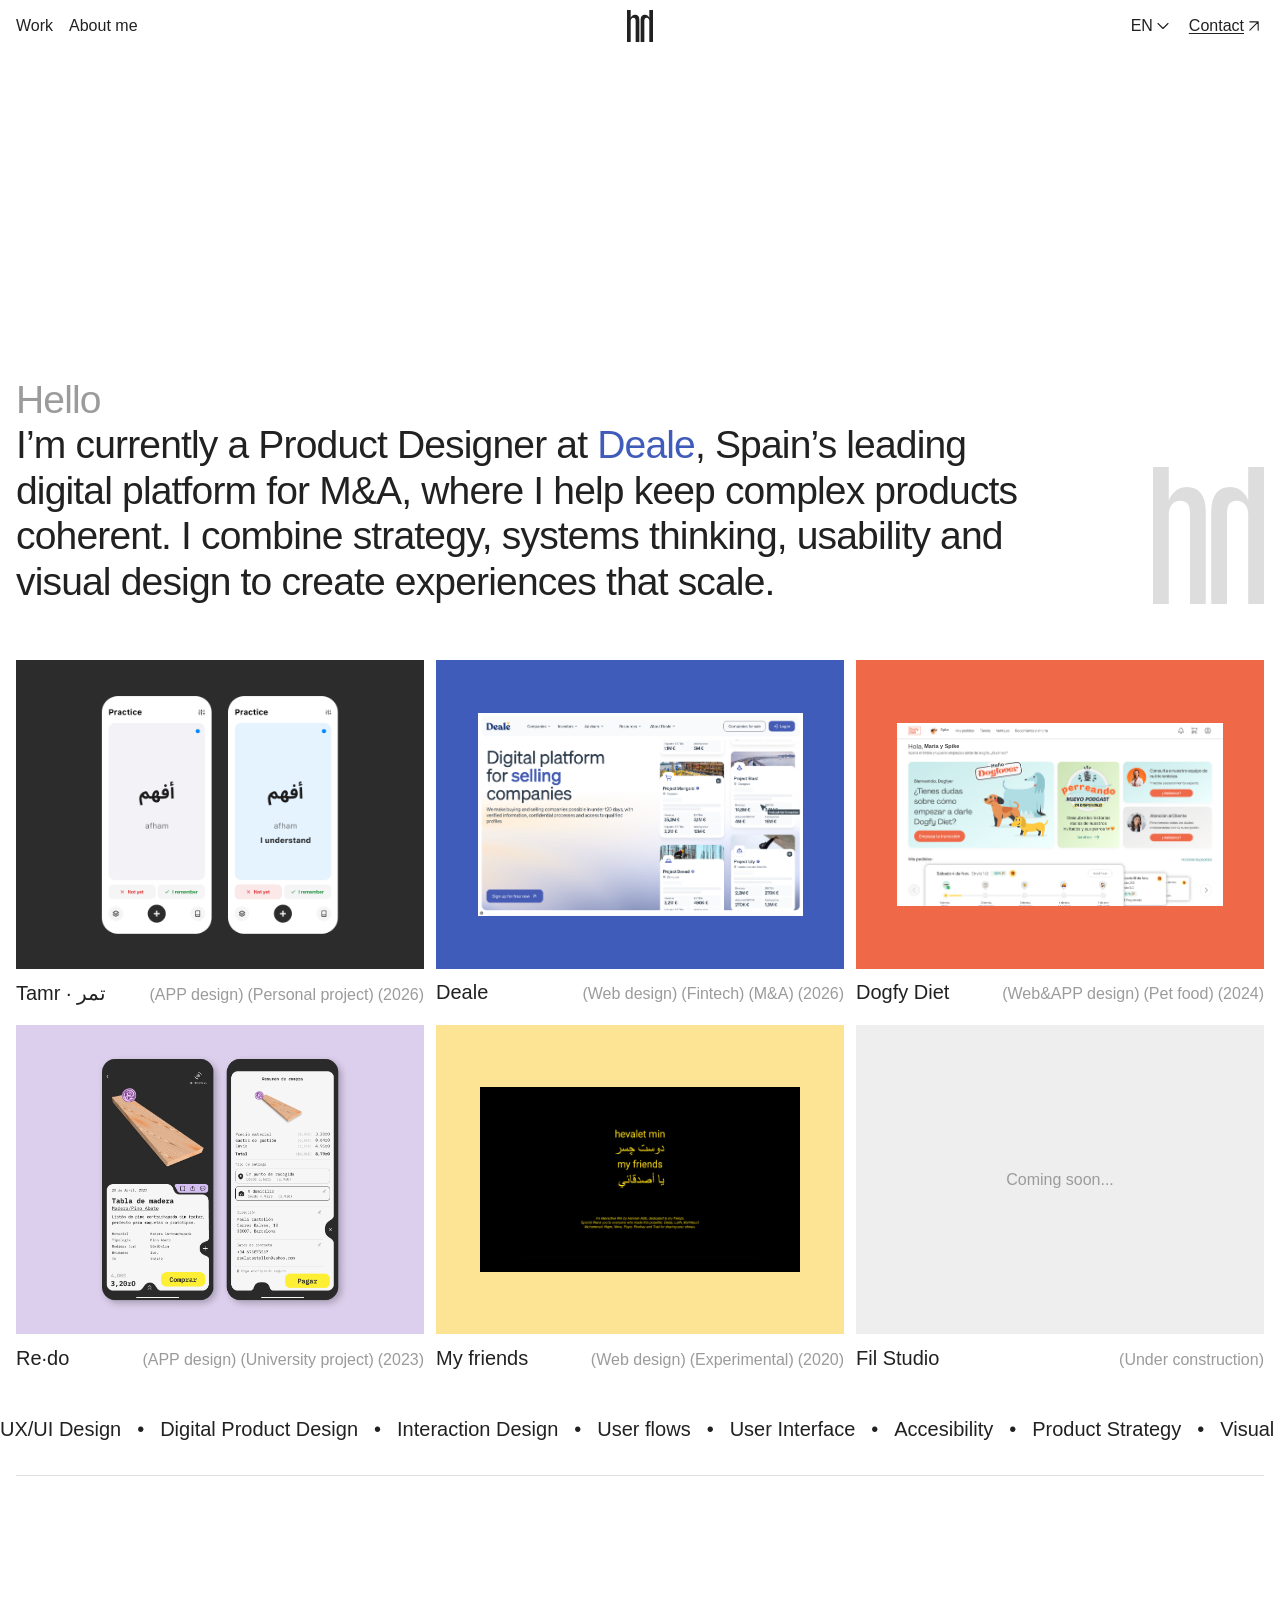
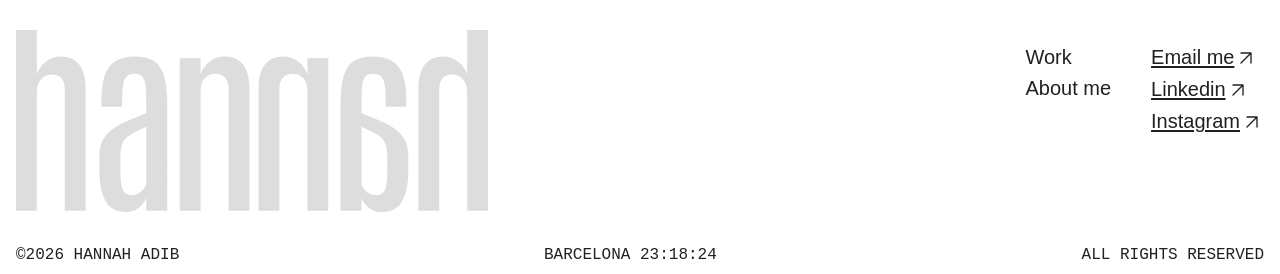
<file: index.html>
<!doctype html>
<html lang="en">
<head>
  <meta charset="utf-8">
  <meta name="viewport" content="width=device-width,initial-scale=1">
  <title>Work · Hannah Adib</title>
  <link rel="icon" href="assets/2a6da.svg" type="image/svg+xml">
  <link rel="stylesheet" href="layout.css">
  <link rel="stylesheet" href="portfolio.css">
  <script defer src="portfolio.js"></script>
</head>
<body>
<header class="site-header"><nav aria-label="Main navigation"><a href="index.html#work">Work</a><a href="about.html">About me</a></nav><a class="brand" href="index.html" aria-label="Hannah Adib, home"><img src="assets/2a6da.svg" alt=""></a><div class="header-actions"><details class="language"><summary>EN<img src="assets/fc2e5.svg" alt=""></summary><span lang="en">English</span></details><a class="contact" href="mailto:adibhannah@gmail.com">Contact<img src="assets/b6d2b.svg" alt=""></a></div></header>
<main>
<section class="intro"><h1><span class="greeting"><span class="greeting-label">Hello</span><bdi class="greeting-word" lang="en" aria-hidden="true">Hello</bdi></span>I’m currently a Product Designer at <a href="deale.html">Deale</a>, Spain’s leading digital platform for M&amp;A, where I help keep complex products coherent. I combine strategy, systems thinking, usability and visual design to create experiences that scale.</h1><img src="assets/044d2.svg" alt=""></section><section class="work-grid" id="work" aria-label="Selected work"><article><a class="project-card" href="tamr.html"><div class="cover" role="img" aria-label="Tamr · تمر"><img class="tamr-cover" src="assets/tamr-cover.png" alt=""></div><div class="caption"><h2>Tamr · تمر</h2><div><span>(APP design)</span> <span>(Personal project)</span> <span class="project-year">(2026)</span></div></div></a></article>
<article><a class="project-card" href="deale.html"><div class="cover" role="img" aria-label="Deale"><div class="overflow-clip relative shrink-0" style="background:#405cba; height:calc(368 * var(--unit)); width:calc(485.333 * var(--unit))">
  <div class="absolute" style="height:calc(242 * var(--unit)); left:calc(50 * var(--unit)); top:calc(63 * var(--unit)); width:calc(387 * var(--unit))" data-layer="Captura de pantalla 2026-11-21 a les 11.22.48 1">
    <img class="absolute inset-0 max-w-none object-cover pointer-events-none size-full" src="assets/49f21.png" alt="" loading="lazy">
  </div>
</div></div><div class="caption"><h2>Deale</h2><div><span>(Web design)</span> <span>(Fintech)</span> <span>(M&amp;A)</span> <span class="project-year">(2026)</span></div></div></a></article>
<article><a class="project-card" href="dogfy-diet.html"><div class="cover" role="img" aria-label="Dogfy Diet"><div class="overflow-clip relative shrink-0" style="background:#ef6948; height:calc(368 * var(--unit)); width:calc(485.333 * var(--unit))">
  <div class="absolute" style="height:calc(218 * var(--unit)); left:calc(49 * var(--unit)); top:calc(75 * var(--unit)); width:calc(387.745 * var(--unit))">
    <div class="absolute left-0 top-0" style="height:calc(218 * var(--unit)); width:calc(387.745 * var(--unit))" data-layer="Dashboard 1">
      <img class="absolute inset-0 max-w-none object-cover pointer-events-none size-full" src="assets/8e1c8.png" alt="" loading="lazy">
    </div>
    <div class="absolute bg-white" style="height:calc(11.638 * var(--unit)); left:calc(31.41 * var(--unit)); top:calc(21.29 * var(--unit)); width:calc(65.57 * var(--unit))"></div>
    <div class="absolute bg-white" style="height:calc(6.529 * var(--unit)); left:calc(50.15 * var(--unit)); top:calc(5.96 * var(--unit)); width:calc(15.044 * var(--unit))"></div>
    <p class="absolute font-semibold whitespace-nowrap" style="font-family:Manrope,Arial,sans-serif; line-height:normal; left:calc(32.27 * var(--unit)); color:#3d3d3d; font-size:calc(6.529 * var(--unit)); top:calc(23.56 * var(--unit))">Maria y Spike</p>
    <p class="absolute font-normal whitespace-nowrap" style="font-family:Manrope,Arial,sans-serif; line-height:normal; left:calc(51.57 * var(--unit)); color:#3d3d3d; font-size:calc(3.974 * var(--unit)); top:calc(6.24 * var(--unit))">Spike</p>
  </div>
</div></div><div class="caption"><h2>Dogfy Diet</h2><div><span>(Web&amp;APP design)</span> <span>(Pet food)</span> <span class="project-year">(2024)</span></div></div></a></article>
<article><a class="project-card" href="redo.html"><div class="cover" role="img" aria-label="Re·do"><div class="relative shrink-0" style="height:calc(368 * var(--unit)); width:calc(485.333 * var(--unit))">
  <div class="absolute inset-0 pointer-events-none">
    <div class="absolute inset-0" style="background:#eee"></div>
    <img class="absolute max-w-none object-cover size-full" src="assets/30f41.png" alt="" loading="lazy">
    <img class="absolute max-w-none object-cover size-full" src="assets/a70d6.png" alt="" loading="lazy">
  </div>
</div></div><div class="caption"><h2>Re·do</h2><div><span>(APP design)</span> <span>(University project)</span> <span class="project-year">(2023)</span></div></div></a></article>
<article><a class="project-card" href="my-friends.html"><div class="cover" role="img" aria-label="My friends"><div class="overflow-clip relative shrink-0" style="background:#fce494; height:calc(368 * var(--unit)); width:calc(485.333 * var(--unit))">
  <div class="absolute" style="height:calc(220 * var(--unit)); left:calc(52.67 * var(--unit)); top:calc(74 * var(--unit)); width:calc(380 * var(--unit))" data-layer="Captura de pantalla 2025-02-08 a les 10.56.16 1">
    <div class="absolute inset-0 overflow-hidden pointer-events-none">
      <img class="absolute max-w-none" style="height:120.68%; left:-4.05%; top:-11.62%; width:108.25%" src="assets/cd80a.png" alt="" loading="lazy">
    </div>
  </div>
</div></div><div class="caption"><h2>My friends</h2><div><span>(Web design)</span> <span>(Experimental)</span> <span class="project-year">(2020)</span></div></div></a></article>
<article><div class="project-card"><div class="cover" role="img" aria-label="Fil Studio"><div class="overflow-clip relative shrink-0" style="background:#eee; height:calc(368 * var(--unit)); width:calc(485.333 * var(--unit))">
  <p class="coming-soon">Coming soon...</p>
</div></div><div class="caption"><h2>Fil Studio</h2><div><span>(Under construction)</span></div></div></div></article></section><div class="ticker"><div class="ticker-track"><div><span>UX/UI Design</span><span>•</span><span>Digital Product Design</span><span>•</span><span>Interaction Design</span><span>•</span><span>User flows</span><span>•</span><span>User Interface</span><span>•</span><span>Accesibility</span><span>•</span><span>Product Strategy</span><span>•</span><span>Visual Design</span><span>•</span><span>Design Systsems</span><span>•</span><span>Prototyping</span><span>•</span><span>Branding</span><span>•</span></div><div aria-hidden="true"><span>UX/UI Design</span><span>•</span><span>Digital Product Design</span><span>•</span><span>Interaction Design</span><span>•</span><span>User flows</span><span>•</span><span>User Interface</span><span>•</span><span>Accesibility</span><span>•</span><span>Product Strategy</span><span>•</span><span>Visual Design</span><span>•</span><span>Design Systsems</span><span>•</span><span>Prototyping</span><span>•</span><span>Branding</span><span>•</span></div></div></div>
</main>
<footer id="contact"><img class="rule" src="assets/605e0.svg" alt=""><div class="footer-main"><a href="index.html" class="wordmark" aria-label="Hannah Adib, home"><img src="assets/9ad0c.svg" alt="Hannah"></a><nav aria-label="Footer navigation"><a href="index.html#work">Work</a><a href="about.html">About me</a></nav><div class="social"><a href="mailto:adibhannah@gmail.com">Email me<img src="assets/5e59a.svg" alt=""></a><a href="https://www.linkedin.com/in/hannah-adib/">Linkedin<img src="assets/5e59a.svg" alt=""></a><a href="https://www.instagram.com/hannah__adib/">Instagram<img src="assets/5e59a.svg" alt=""></a></div></div><div class="colophon"><span>©2026 HANNAH ADIB</span><span>BARCELONA <time data-clock></time></span><span>ALL RIGHTS RESERVED</span></div></footer>
</body>
</html>
</file>
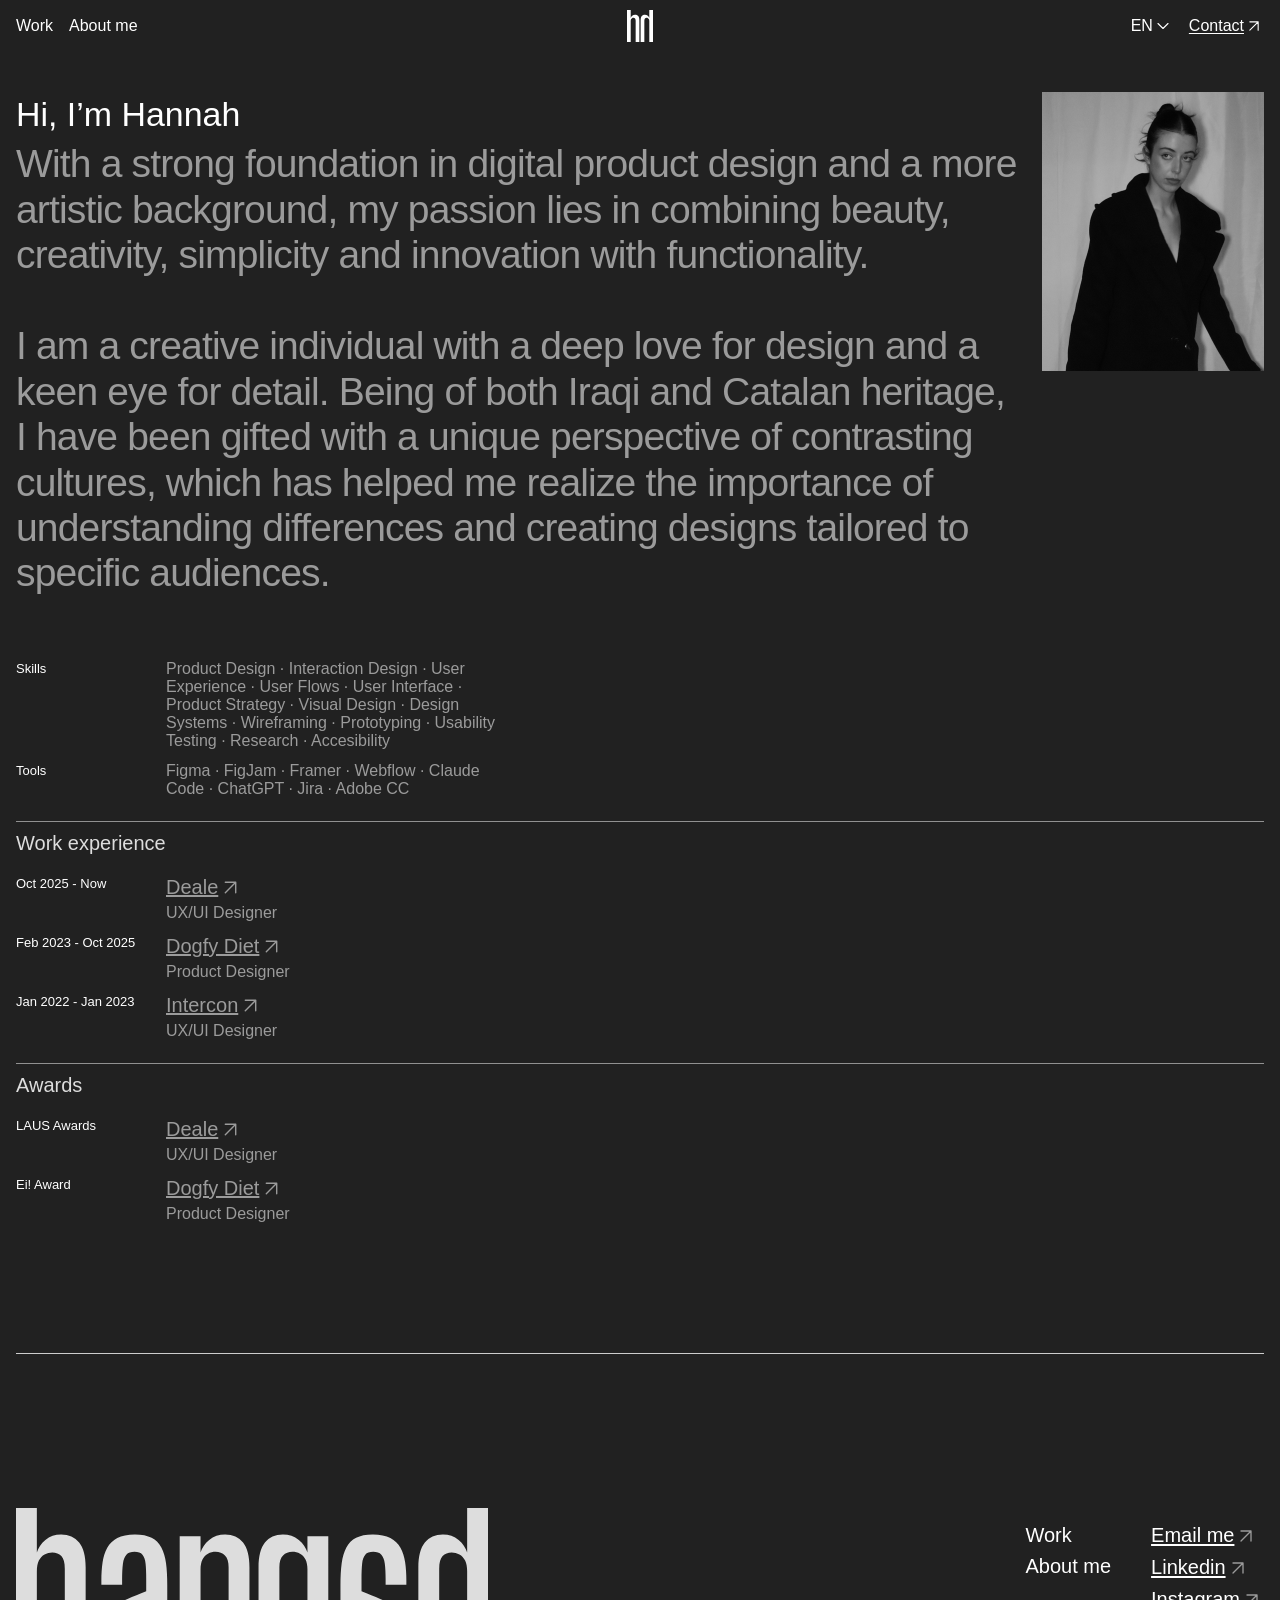
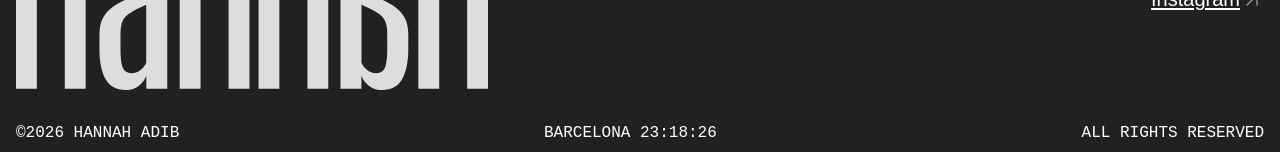
<file: about.html>
<!doctype html>
<html lang="en">
<head>
  <meta charset="utf-8">
  <meta name="viewport" content="width=device-width,initial-scale=1">
  <title>About me · Hannah Adib</title>
  <link rel="icon" href="assets/2a6da.svg" type="image/svg+xml">
  <link rel="stylesheet" href="layout.css">
  <link rel="stylesheet" href="portfolio.css">
  <script defer src="portfolio.js"></script>
</head>
<body class="dark">
<header class="site-header"><nav aria-label="Main navigation"><a href="index.html#work">Work</a><a href="about.html">About me</a></nav><a class="brand" href="index.html" aria-label="Hannah Adib, home"><img src="assets/826fc.svg" alt=""></a><div class="header-actions"><details class="language"><summary>EN<img src="assets/9faf1.svg" alt=""></summary><span lang="en">English</span></details><a class="contact" href="mailto:adibhannah@gmail.com">Contact<img src="assets/44dac.svg" alt=""></a></div></header>
<main>
<section class="about"><div class="bio">
  <h1>Hi, I’m Hannah</h1>
  <div class="bio-copy">
    <p>With a strong foundation in digital product design and a more artistic background, my passion lies in combining beauty, creativity, simplicity and innovation with functionality.</p>
    <p>I am a creative individual with a deep love for design and a keen eye for detail. Being of both Iraqi and Catalan heritage, I have been gifted with a unique perspective of contrasting cultures, which has helped me realize the importance of understanding differences and creating designs tailored to specific audiences.</p>
  </div>
  <img class="bio-portrait" src="assets/hannah.png" width="444" height="558" alt="Hannah Adib">
</div>
<div class="content-stretch flex flex-col items-start relative shrink-0" style="gap:12px; width:493.312px" data-layer="Definition List">
  <div class="content-stretch flex items-start relative shrink-0" style="min-height:32px; width:493.336px" data-layer="Container">
    <div class="content-stretch flex flex-col items-start relative shrink-0" style="width:150px" data-layer="Definition Term">
      <p class="relative shrink-0 text-white whitespace-nowrap" style="font-family:var(--display); letter-spacing:0px">Skills</p>
    </div>
    <div class="content-stretch flex items-start min-w-px relative" style="flex:1 0 0" data-layer="Definition Description">
      <p class="min-w-px relative" style="flex:1 0 0; font-family:var(--body); line-height:normal; color:#9b9b9b; font-size:16px">Product Design · Interaction Design · User Experience · User Flows · User Interface · Product Strategy · Visual Design · Design Systems · Wireframing · Prototyping · Usability Testing · Research · Accesibility</p>
    </div>
  </div>
  <div class="content-stretch flex items-start relative shrink-0" style="min-height:32px; width:493.336px" data-layer="Container">
    <div class="content-stretch flex flex-col items-start relative shrink-0" style="width:150px" data-layer="Definition Term">
      <p class="relative shrink-0 text-white whitespace-nowrap" style="font-family:var(--display); letter-spacing:0px">Tools</p>
    </div>
    <div class="content-start flex flex-wrap items-start min-w-px relative" style="flex:1 0 0; row-gap:4px" data-layer="Definition Description">
      <p class="min-w-px relative" style="flex:1 0 0; font-family:var(--body); line-height:normal; color:#9b9b9b; font-size:16px">Figma · FigJam · Framer · Webflow · Claude Code · ChatGPT · Jira · Adobe CC</p>
    </div>
  </div>
</div>
<div class="content-stretch flex flex-col items-start relative shrink-0 w-full">
  <div class="h-0 relative shrink-0 w-full">
    <div class="absolute" style="inset:-0.5px 0">
      <img class="block max-w-none size-full" src="assets/d8914.svg" alt="" loading="lazy">
    </div>
  </div>
  <div class="content-stretch flex flex-col items-start relative shrink-0" style="gap:20px; width:493.312px" data-layer="Definition List">
    <div class="content-stretch flex items-center overflow-clip relative shrink-0 w-full" style="padding-top:10px" data-layer="header">
      <p class="relative shrink-0 whitespace-nowrap" style="font-family:var(--body); line-height:normal; color:#ddd; font-size:20px">Work experience</p>
    </div>
    <div class="content-stretch flex flex-col items-start relative shrink-0" style="gap:12px">
      <div class="content-stretch flex items-start relative shrink-0" style="min-height:32px; width:493.336px" data-layer="Container">
        <div class="content-stretch flex flex-col items-start relative shrink-0" style="width:150px" data-layer="Definition Term">
          <p class="relative shrink-0 text-white whitespace-nowrap" style="font-family:var(--display); letter-spacing:0px">Oct 2025 - Now</p>
        </div>
        <div class="content-stretch flex items-start min-w-px relative" style="flex:1 0 0" data-layer="Definition Description">
          <div class="content-stretch flex flex-col items-start min-w-px relative" style="flex:1 0 0; gap:4px">
            <div class="content-stretch flex items-center relative shrink-0" data-layer="button">
              <a class="project-link relative shrink-0 whitespace-nowrap" style="font-family:var(--body); line-height:0; color:#9b9b9b" href="https://www.deale.es/" target="_blank" rel="noopener noreferrer">
                <p class="underline" style="line-height:normal">Deale</p>
                <img src="assets/e7378.svg" alt="" loading="lazy">
              </a>
            </div>
            <p class="min-w-full relative shrink-0" style="font-family:var(--body); line-height:normal; color:#9b9b9b; font-size:16px; width:min-content">UX/UI Designer</p>
          </div>
        </div>
      </div>
      <div class="content-stretch flex items-start relative shrink-0" style="min-height:32px; width:493.336px" data-layer="Container">
        <div class="content-stretch flex flex-col items-start relative shrink-0" style="width:150px" data-layer="Definition Term">
          <p class="relative shrink-0 text-white whitespace-nowrap" style="font-family:var(--display); letter-spacing:0px">Feb 2023 - Oct 2025</p>
        </div>
        <div class="content-stretch flex items-start min-w-px relative" style="flex:1 0 0" data-layer="Definition Description">
          <div class="content-stretch flex flex-col items-start min-w-px relative" style="flex:1 0 0; gap:4px">
            <div class="content-stretch flex items-center relative shrink-0" data-layer="button">
              <a class="project-link relative shrink-0 whitespace-nowrap" style="font-family:var(--body); line-height:0; color:#9b9b9b" href="https://dogfydiet.com/" target="_blank" rel="noopener noreferrer">
                <p class="underline" style="line-height:normal">Dogfy Diet</p>
                <img src="assets/e7378.svg" alt="" loading="lazy">
              </a>
            </div>
            <p class="min-w-full relative shrink-0" style="font-family:var(--body); line-height:normal; color:#9b9b9b; font-size:16px; width:min-content">Product Designer</p>
          </div>
        </div>
      </div>
      <div class="content-stretch flex items-start relative shrink-0" style="min-height:32px; width:493.336px" data-layer="Container">
        <div class="content-stretch flex flex-col items-start relative shrink-0" style="width:150px" data-layer="Definition Term">
          <p class="relative shrink-0 text-white whitespace-nowrap" style="font-family:var(--display); letter-spacing:0px">Jan 2022 - Jan 2023</p>
        </div>
        <div class="content-stretch flex items-start min-w-px relative" style="flex:1 0 0" data-layer="Definition Description">
          <div class="content-stretch flex flex-col items-start min-w-px relative" style="flex:1 0 0; gap:4px">
            <div class="content-stretch flex items-center relative shrink-0" data-layer="button">
              <a class="project-link relative shrink-0 whitespace-nowrap" style="font-family:var(--body); line-height:0; color:#9b9b9b" href="https://intercon.es/" target="_blank" rel="noopener noreferrer">
                <p class="underline" style="line-height:normal">Intercon</p>
                <img src="assets/e7378.svg" alt="" loading="lazy">
              </a>
            </div>
            <p class="min-w-full relative shrink-0" style="font-family:var(--body); line-height:normal; color:#9b9b9b; font-size:16px; width:min-content">UX/UI Designer</p>
          </div>
        </div>
      </div>
    </div>
  </div>
</div>
<div class="content-stretch flex flex-col items-start relative shrink-0 w-full">
  <div class="h-0 relative shrink-0 w-full">
    <div class="absolute" style="inset:-0.5px 0">
      <img class="block max-w-none size-full" src="assets/d8914.svg" alt="" loading="lazy">
    </div>
  </div>
  <div class="content-stretch flex flex-col items-start relative shrink-0" style="gap:20px; width:493.312px" data-layer="Definition List">
    <div class="content-stretch flex items-center overflow-clip relative shrink-0 w-full" style="padding-top:10px" data-layer="header">
      <p class="relative shrink-0 whitespace-nowrap" style="font-family:var(--body); line-height:normal; color:#ddd; font-size:20px">Awards</p>
    </div>
    <div class="content-stretch flex flex-col items-start relative shrink-0" style="gap:12px">
      <div class="content-stretch flex items-start relative shrink-0" style="min-height:32px; width:493.336px" data-layer="Container">
        <div class="content-stretch flex flex-col items-start relative shrink-0" style="width:150px" data-layer="Definition Term">
          <p class="relative shrink-0 text-white whitespace-nowrap" style="font-family:var(--display); letter-spacing:0px">LAUS Awards</p>
        </div>
        <div class="content-stretch flex items-start min-w-px relative" style="flex:1 0 0" data-layer="Definition Description">
          <div class="content-stretch flex flex-col items-start min-w-px relative" style="flex:1 0 0; gap:4px">
            <div class="content-stretch flex items-center relative shrink-0" data-layer="button">
              <a class="project-link relative shrink-0 whitespace-nowrap" style="font-family:var(--body); line-height:0; color:#9b9b9b" href="https://www.deale.es/" target="_blank" rel="noopener noreferrer">
                <p class="underline" style="line-height:normal">Deale</p>
                <img src="assets/e7378.svg" alt="" loading="lazy">
              </a>
            </div>
            <p class="min-w-full relative shrink-0" style="font-family:var(--body); line-height:normal; color:#9b9b9b; font-size:16px; width:min-content">UX/UI Designer</p>
          </div>
        </div>
      </div>
      <div class="content-stretch flex items-start relative shrink-0" style="min-height:32px; width:493.336px" data-layer="Container">
        <div class="content-stretch flex flex-col items-start relative shrink-0" style="width:150px" data-layer="Definition Term">
          <p class="relative shrink-0 text-white whitespace-nowrap" style="font-family:var(--display); letter-spacing:0px">Ei! Award</p>
        </div>
        <div class="content-stretch flex items-start min-w-px relative" style="flex:1 0 0" data-layer="Definition Description">
          <div class="content-stretch flex flex-col items-start min-w-px relative" style="flex:1 0 0; gap:4px">
            <div class="content-stretch flex items-center relative shrink-0" data-layer="button">
              <a class="project-link relative shrink-0 whitespace-nowrap" style="font-family:var(--body); line-height:0; color:#9b9b9b" href="https://dogfydiet.com/" target="_blank" rel="noopener noreferrer">
                <p class="underline" style="line-height:normal">Dogfy Diet</p>
                <img src="assets/e7378.svg" alt="" loading="lazy">
              </a>
            </div>
            <p class="min-w-full relative shrink-0" style="font-family:var(--body); line-height:normal; color:#9b9b9b; font-size:16px; width:min-content">Product Designer</p>
          </div>
        </div>
      </div>
    </div>
  </div>
</div></section>
</main>
<footer id="contact"><img class="rule" src="assets/605e0.svg" alt=""><div class="footer-main"><a href="index.html" class="wordmark" aria-label="Hannah Adib, home"><img src="assets/9ad0c.svg" alt="Hannah"></a><nav aria-label="Footer navigation"><a href="index.html#work">Work</a><a href="about.html">About me</a></nav><div class="social"><a href="mailto:adibhannah@gmail.com">Email me<img src="assets/e7378.svg" alt=""></a><a href="https://www.linkedin.com/in/hannah-adib/">Linkedin<img src="assets/e7378.svg" alt=""></a><a href="https://www.instagram.com/hannah__adib/">Instagram<img src="assets/e7378.svg" alt=""></a></div></div><div class="colophon"><span>©2026 HANNAH ADIB</span><span>BARCELONA <time data-clock></time></span><span>ALL RIGHTS RESERVED</span></div></footer>
</body>
</html>
</file>
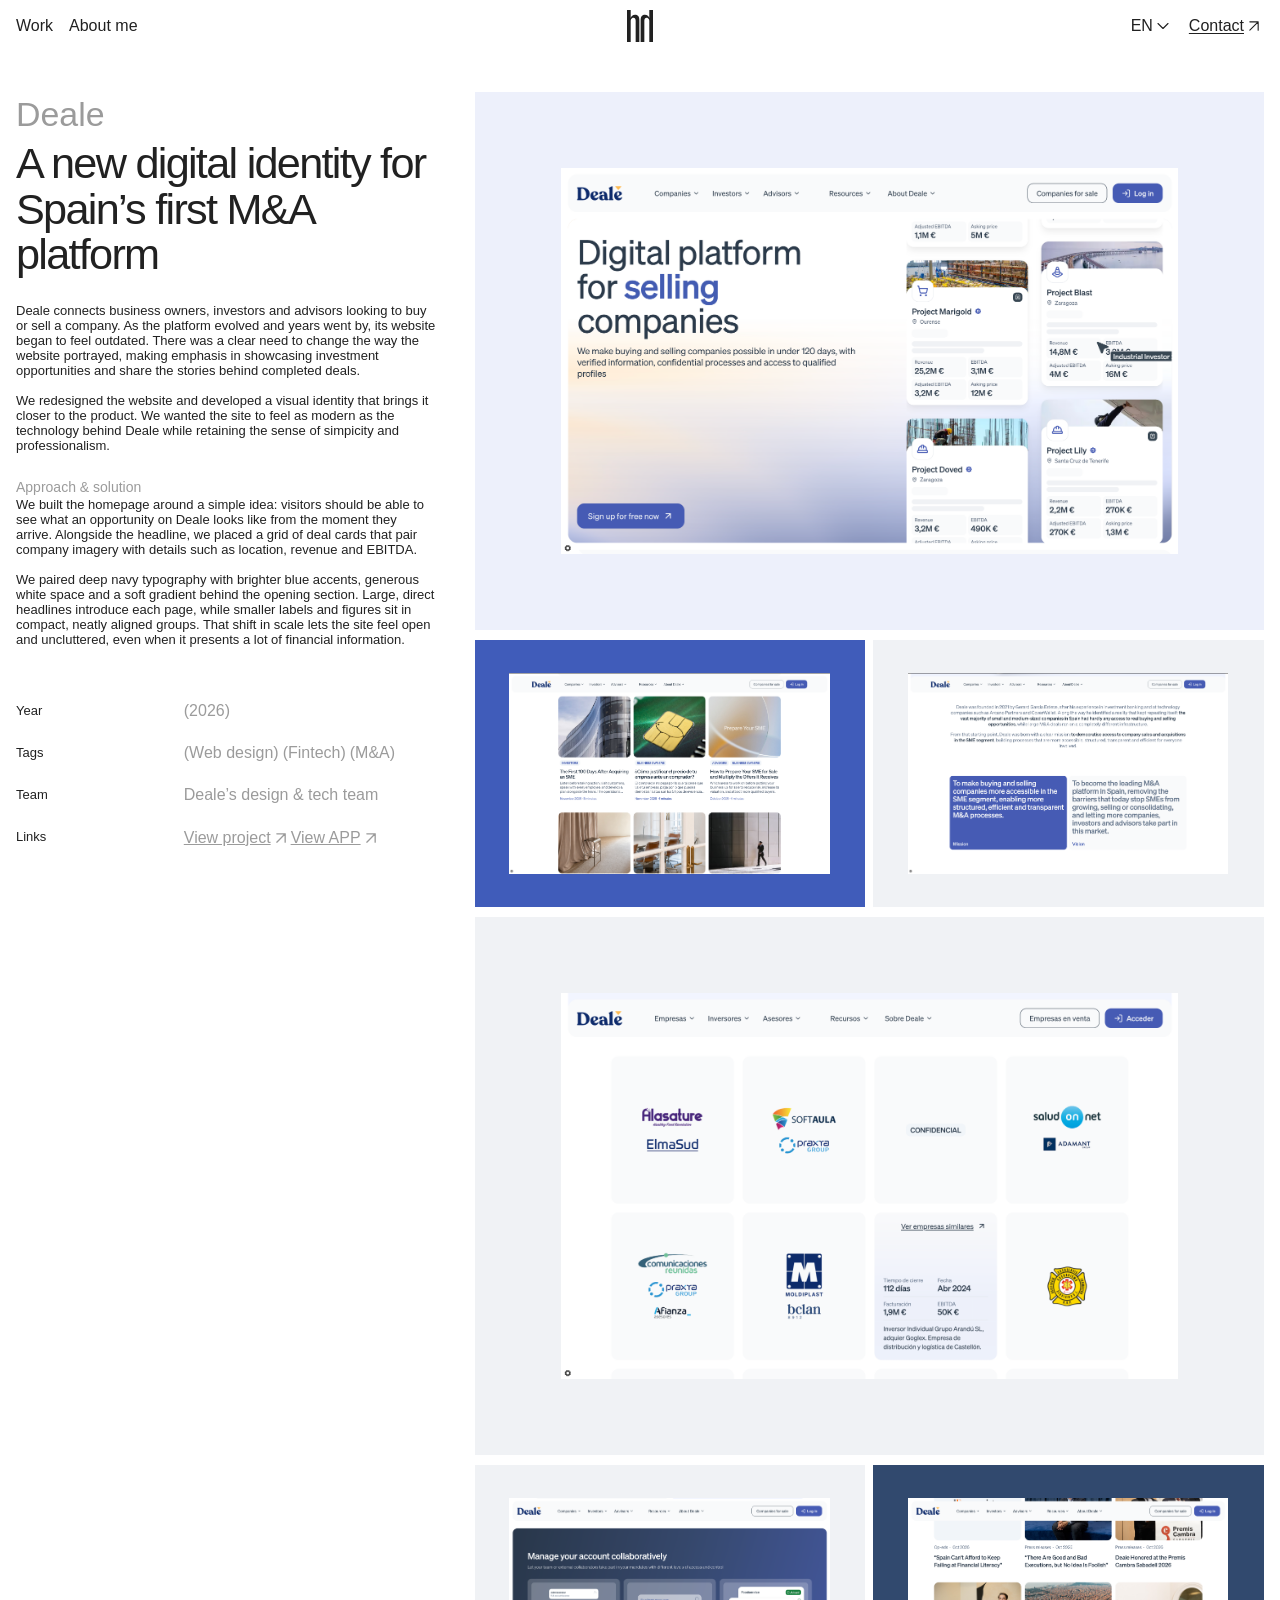
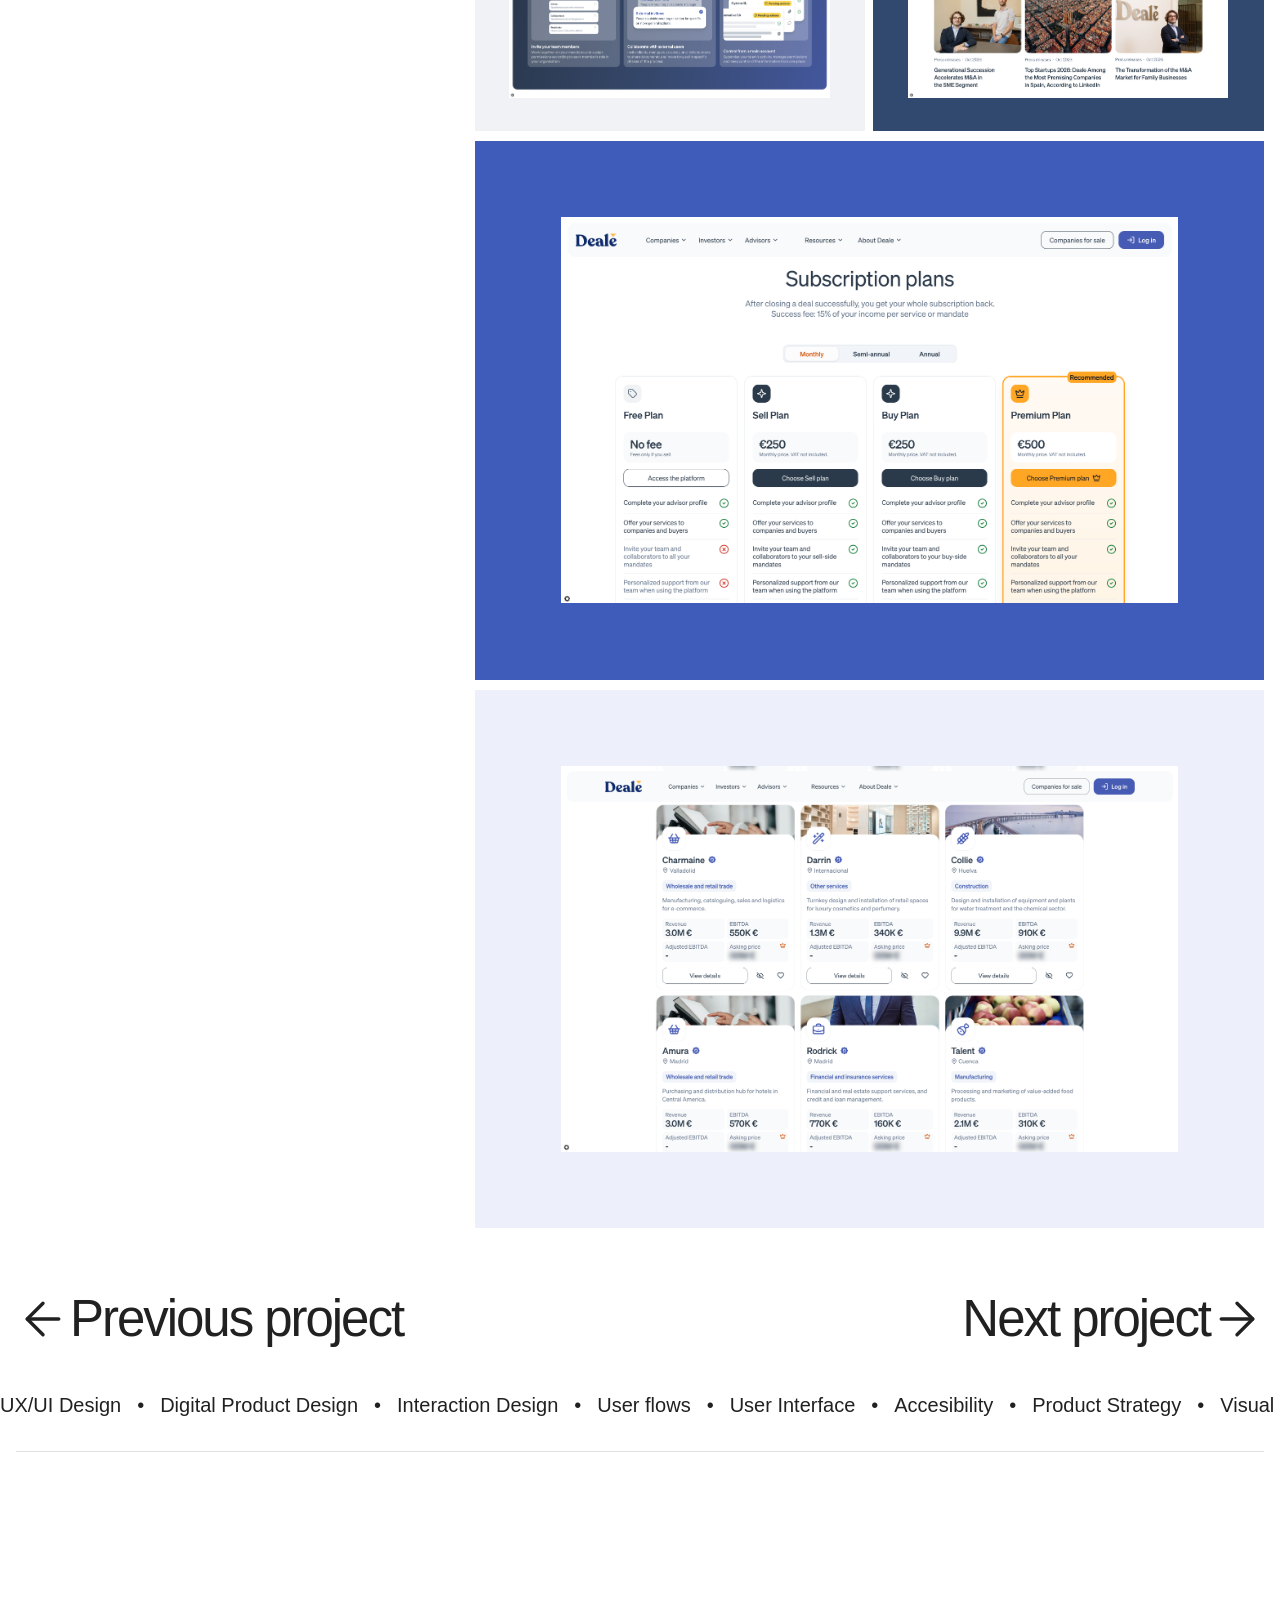
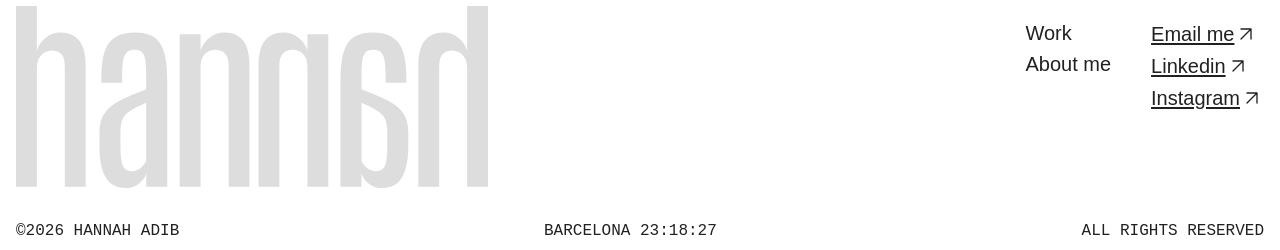
<file: deale.html>
<!doctype html>
<html lang="en">
<head>
  <meta charset="utf-8">
  <meta name="viewport" content="width=device-width,initial-scale=1">
  <title>Deale · Hannah Adib</title>
  <link rel="icon" href="assets/2a6da.svg" type="image/svg+xml">
  <link rel="stylesheet" href="layout.css">
  <link rel="stylesheet" href="portfolio.css">
  <script defer src="portfolio.js"></script>
</head>
<body>
<header class="site-header"><nav aria-label="Main navigation"><a href="index.html#work">Work</a><a href="about.html">About me</a></nav><a class="brand" href="index.html" aria-label="Hannah Adib, home"><img src="assets/2a6da.svg" alt=""></a><div class="header-actions"><details class="language"><summary>EN<img src="assets/fc2e5.svg" alt=""></summary><span lang="en">English</span></details><a class="contact" href="mailto:adibhannah@gmail.com">Contact<img src="assets/b6d2b.svg" alt=""></a></div></header>
<main>
<article class="case"><div class="case-info"><header class="case-title"><p>Deale</p><h1>A new digital identity for Spain’s first M&amp;A platform</h1></header>
<section class="case-copy">
<p>Deale connects business owners, investors and advisors looking to buy or sell a company. As the platform evolved and years went by, its website began to feel outdated. There was a clear need to change the way the website portrayed, making emphasis in showcasing investment opportunities and share the stories behind completed deals.</p>
<p>We redesigned the website and developed a visual identity that brings it closer to the product. We wanted the site to feel as modern as the technology behind Deale while retaining the sense of simpicity and professionalism.</p>
</section>
<section class="case-copy">
<h2>Approach &amp; solution</h2>
<p>We built the homepage around a simple idea: visitors should be able to see what an opportunity on Deale looks like from the moment they arrive. Alongside the headline, we placed a grid of deal cards that pair company imagery with details such as location, revenue and EBITDA.</p>
<p>We paired deep navy typography with brighter blue accents, generous white space and a soft gradient behind the opening section. Large, direct headlines introduce each page, while smaller labels and figures sit in compact, neatly aligned groups. That shift in scale lets the site feel open and uncluttered, even when it presents a lot of financial information.</p>
</section>
<div class="content-stretch flex flex-col items-start relative shrink-0" style="gap:10px; padding-top:30px; width:100%" data-layer="Definition List">
  <div class="content-stretch flex items-start relative shrink-0" style="min-height:32px; width:100%" data-layer="Container">
    <div class="content-stretch flex flex-col items-start relative shrink-0" style="width:40%" data-layer="Definition Term">
      <p class="relative shrink-0 whitespace-nowrap" style="font-family:var(--display); color:#212121; letter-spacing:0px">Year</p>
    </div>
    <div class="content-stretch flex items-start min-w-px relative" style="flex:1 0 0" data-layer="Definition Description">
      <p class="relative shrink-0 whitespace-nowrap" style="font-family:var(--body); line-height:normal; color:#9b9b9b; font-size:16px">(2026)</p>
    </div>
  </div>
  <div class="content-stretch flex items-start relative shrink-0" style="min-height:32px; width:100%" data-layer="Container">
    <div class="content-stretch flex flex-col items-start relative shrink-0" style="width:40%" data-layer="Definition Term">
      <p class="relative shrink-0 whitespace-nowrap" style="font-family:var(--display); color:#212121; letter-spacing:0px">Tags</p>
    </div>
    <div class="content-start flex flex-wrap items-start min-w-px relative whitespace-nowrap" style="flex:1 0 0; font-family:var(--body); gap:4px; line-height:normal; color:#9b9b9b; font-size:16px" data-layer="Definition Description">
      <p class="relative shrink-0">(Web design)</p>
      <p class="relative shrink-0">(Fintech)</p>
      <p class="relative shrink-0">(M&amp;A)</p>
    </div>
  </div>
  <div class="content-stretch flex items-start relative shrink-0" style="min-height:32px; width:100%" data-layer="Container">
    <div class="content-stretch flex flex-col items-start relative shrink-0" style="width:40%" data-layer="Definition Term">
      <p class="relative shrink-0 whitespace-nowrap" style="font-family:var(--display); color:#212121; letter-spacing:0px">Team</p>
    </div>
    <div class="content-start flex flex-wrap items-start min-w-px relative" style="flex:1 0 0; row-gap:4px" data-layer="Definition Description">
      <p class="relative shrink-0 whitespace-nowrap" style="font-family:var(--body); line-height:normal; color:#9b9b9b; font-size:16px">Deale’s design &amp; tech team</p>
    </div>
  </div>
  <div class="content-stretch flex items-start relative shrink-0" style="min-height:32px; width:100%" data-layer="Container">
    <div class="content-stretch flex flex-col items-start relative shrink-0" style="width:40%" data-layer="Definition Term">
      <p class="relative shrink-0 whitespace-nowrap" style="font-family:var(--display); color:#212121; letter-spacing:0px">Links</p>
    </div>
    <div class="content-start flex flex-wrap items-start min-w-px relative" style="flex:1 0 0; row-gap:4px" data-layer="Definition Description">
      <div class="content-stretch flex items-center relative shrink-0" data-layer="button">
        <a class="project-link relative shrink-0 whitespace-nowrap" style="font-family:var(--body); line-height:0; color:#9b9b9b; font-size:16px" href="https://www.deale.es/en" target="_blank" rel="noopener noreferrer">
          <p class="underline" style="line-height:normal">View project</p>
          <img src="assets/2615c.svg" alt="" loading="lazy">
        </a>
        <a class="project-link relative shrink-0 whitespace-nowrap" style="font-family:var(--body); line-height:0; color:#9b9b9b; font-size:16px" href="https://apps.apple.com/us/app/deale/id6784145289" target="_blank" rel="noopener noreferrer">
          <p class="underline" style="line-height:normal">View APP</p>
          <img src="assets/2615c.svg" alt="" loading="lazy">
        </a>
      </div>
    </div>
  </div>
</div></div><div class="case-gallery" role="region" aria-label="Deale project images"><div class="overflow-clip relative shrink-0 w-full" style="background:#edf0fb; height:calc(641.828 * var(--unit))" data-layer="Video">
  <div class="absolute" style="height:calc(460 * var(--unit)); left:calc(102 * var(--unit)); top:calc(91 * var(--unit)); width:calc(736 * var(--unit))" data-layer="Captura de pantalla 2026-11-21 a les 11.22.48 1">
    <img class="absolute inset-0 max-w-none object-cover pointer-events-none size-full" src="assets/49f21.png" alt="" loading="lazy">
  </div>
</div>
<div class="content-stretch flex items-center relative shrink-0 w-full" style="gap:calc(10 * var(--unit))">
  <div class="min-w-px overflow-clip relative" style="background:#405cba; flex:1 0 0; height:calc(317.328 * var(--unit))" data-layer="Image">
    <div class="absolute" style="height:calc(239 * var(--unit)); left:calc(41 * var(--unit)); top:calc(39.17 * var(--unit)); width:calc(382 * var(--unit))" data-layer="Captura de pantalla 2026-11-21 a les 11.22.48 1">
      <img class="absolute inset-0 max-w-none object-cover pointer-events-none size-full" src="assets/22878.png" alt="" loading="lazy">
    </div>
  </div>
  <div class="min-w-px overflow-clip relative" style="background:#f0f2f5; flex:1 0 0; height:calc(317.328 * var(--unit))" data-layer="Image">
    <div class="absolute" style="height:calc(239 * var(--unit)); left:calc(41 * var(--unit)); top:calc(39.17 * var(--unit)); width:calc(382 * var(--unit))" data-layer="Captura de pantalla 2026-11-21 a les 11.22.48 1">
      <img class="absolute inset-0 max-w-none object-cover pointer-events-none size-full" src="assets/4f244.png" alt="" loading="lazy">
    </div>
  </div>
</div>
<div class="overflow-clip relative shrink-0 w-full" style="height:calc(641.828 * var(--unit))" data-layer="Video">
  <div class="absolute inset-0 pointer-events-none">
    <img class="absolute max-w-none object-cover size-full" src="assets/f5725.png" alt="" loading="lazy">
    <div class="absolute inset-0" style="background:#f0f2f5"></div>
  </div>
  <div class="absolute" style="height:calc(460 * var(--unit)); left:calc(102 * var(--unit)); top:calc(90.84 * var(--unit)); width:calc(736 * var(--unit))" data-layer="Captura de pantalla 2026-11-21 a les 11.22.48 1">
    <img class="absolute inset-0 max-w-none object-cover pointer-events-none size-full" src="assets/009d2.png" alt="" loading="lazy">
  </div>
</div>
<div class="content-stretch flex items-center relative shrink-0 w-full" style="gap:calc(10 * var(--unit))">
  <div class="min-w-px overflow-clip relative" style="background:#f0f2f5; flex:1 0 0; height:calc(317.328 * var(--unit))" data-layer="Image">
    <div class="absolute" style="height:calc(239 * var(--unit)); left:calc(41 * var(--unit)); top:calc(39.17 * var(--unit)); width:calc(382 * var(--unit))" data-layer="Captura de pantalla 2026-11-21 a les 11.22.48 1">
      <img class="absolute inset-0 max-w-none object-cover pointer-events-none size-full" src="assets/b95c3.png" alt="" loading="lazy">
    </div>
  </div>
  <div class="min-w-px overflow-clip relative" style="background:#31496e; flex:1 0 0; height:calc(317.328 * var(--unit))" data-layer="Image">
    <div class="absolute" style="height:calc(239 * var(--unit)); left:calc(41 * var(--unit)); top:calc(39.17 * var(--unit)); width:calc(382 * var(--unit))" data-layer="Captura de pantalla 2026-11-21 a les 11.22.48 1">
      <img class="absolute inset-0 max-w-none object-cover pointer-events-none size-full" src="assets/87b53.png" alt="" loading="lazy">
    </div>
  </div>
</div>
<div class="overflow-clip relative shrink-0 w-full" style="height:calc(641.828 * var(--unit))" data-layer="Video">
  <div class="absolute inset-0 pointer-events-none">
    <img class="absolute max-w-none object-cover size-full" src="assets/f5725.png" alt="" loading="lazy">
    <div class="absolute inset-0" style="background:#405cba"></div>
  </div>
  <div class="absolute" style="height:calc(460 * var(--unit)); left:calc(102 * var(--unit)); top:calc(90.84 * var(--unit)); width:calc(736 * var(--unit))" data-layer="Captura de pantalla 2026-11-21 a les 11.22.48 1">
    <img class="absolute inset-0 max-w-none object-cover pointer-events-none size-full" src="assets/3a901.png" alt="" loading="lazy">
  </div>
</div>
<div class="overflow-clip relative shrink-0 w-full" style="height:calc(641.828 * var(--unit))" data-layer="Video">
  <div class="absolute inset-0 pointer-events-none">
    <img class="absolute max-w-none object-cover size-full" src="assets/f5725.png" alt="" loading="lazy">
    <div class="absolute inset-0" style="background:#edf0fb"></div>
  </div>
  <div class="absolute" style="height:calc(460 * var(--unit)); left:calc(102 * var(--unit)); top:calc(90.84 * var(--unit)); width:calc(736 * var(--unit))" data-layer="Captura de pantalla 2026-11-21 a les 11.22.48 1">
    <img class="absolute inset-0 max-w-none object-cover pointer-events-none size-full" src="assets/c61a9.png" alt="" loading="lazy">
  </div>
</div></div></article>
<nav class="project-nav" aria-label="Project navigation">
  <a href="tamr.html" rel="prev"><img src="assets/arrow-left.svg" width="54" height="54" alt="">Previous project</a>
  <a href="dogfy-diet.html" rel="next">Next project<img src="assets/arrow-right.svg" width="54" height="54" alt=""></a>
</nav>
<div class="ticker"><div class="ticker-track"><div><span>UX/UI Design</span><span>•</span><span>Digital Product Design</span><span>•</span><span>Interaction Design</span><span>•</span><span>User flows</span><span>•</span><span>User Interface</span><span>•</span><span>Accesibility</span><span>•</span><span>Product Strategy</span><span>•</span><span>Visual Design</span><span>•</span><span>Design Systsems</span><span>•</span><span>Prototyping</span><span>•</span><span>Branding</span><span>•</span></div><div aria-hidden="true"><span>UX/UI Design</span><span>•</span><span>Digital Product Design</span><span>•</span><span>Interaction Design</span><span>•</span><span>User flows</span><span>•</span><span>User Interface</span><span>•</span><span>Accesibility</span><span>•</span><span>Product Strategy</span><span>•</span><span>Visual Design</span><span>•</span><span>Design Systsems</span><span>•</span><span>Prototyping</span><span>•</span><span>Branding</span><span>•</span></div></div></div>
</main>
<footer id="contact"><img class="rule" src="assets/605e0.svg" alt=""><div class="footer-main"><a href="index.html" class="wordmark" aria-label="Hannah Adib, home"><img src="assets/9ad0c.svg" alt="Hannah"></a><nav aria-label="Footer navigation"><a href="index.html#work">Work</a><a href="about.html">About me</a></nav><div class="social"><a href="mailto:adibhannah@gmail.com">Email me<img src="assets/5e59a.svg" alt=""></a><a href="https://www.linkedin.com/in/hannah-adib/">Linkedin<img src="assets/5e59a.svg" alt=""></a><a href="https://www.instagram.com/hannah__adib/">Instagram<img src="assets/5e59a.svg" alt=""></a></div></div><div class="colophon"><span>©2026 HANNAH ADIB</span><span>BARCELONA <time data-clock></time></span><span>ALL RIGHTS RESERVED</span></div></footer>
</body>
</html>
</file>
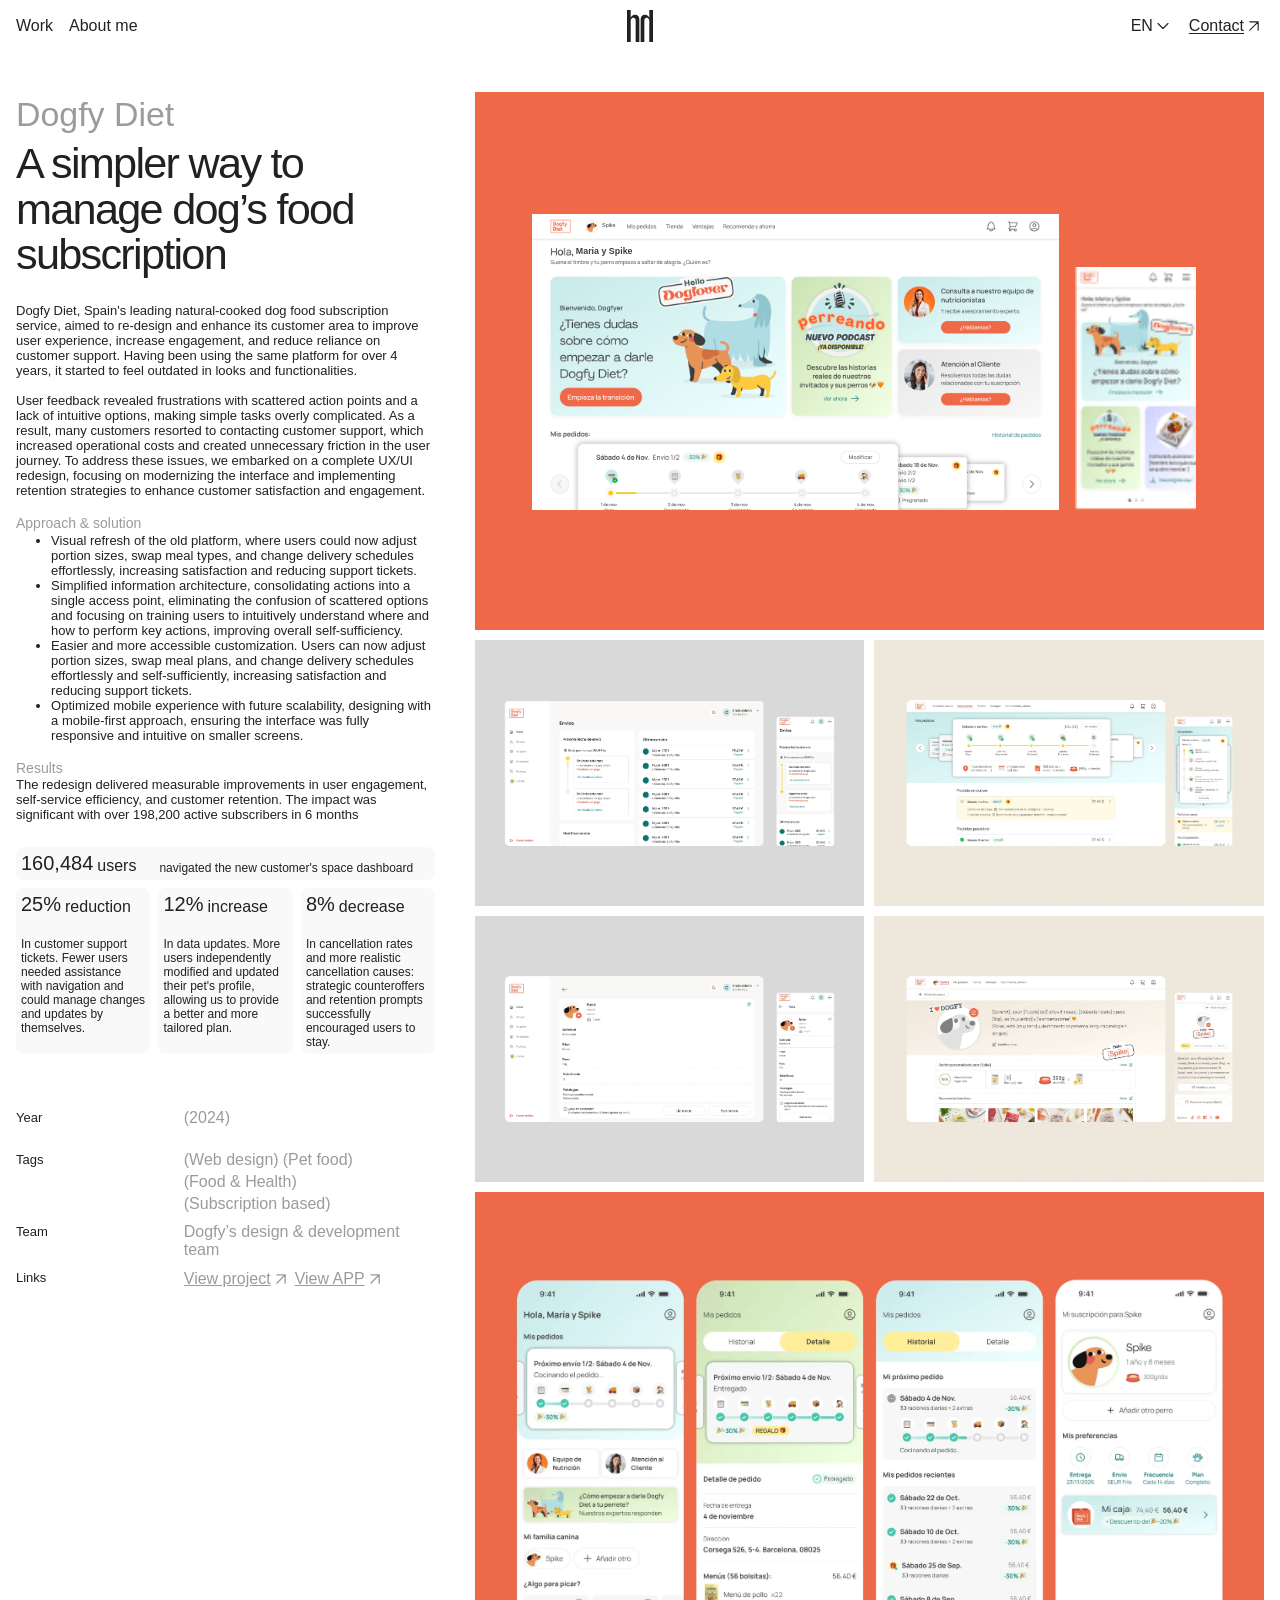
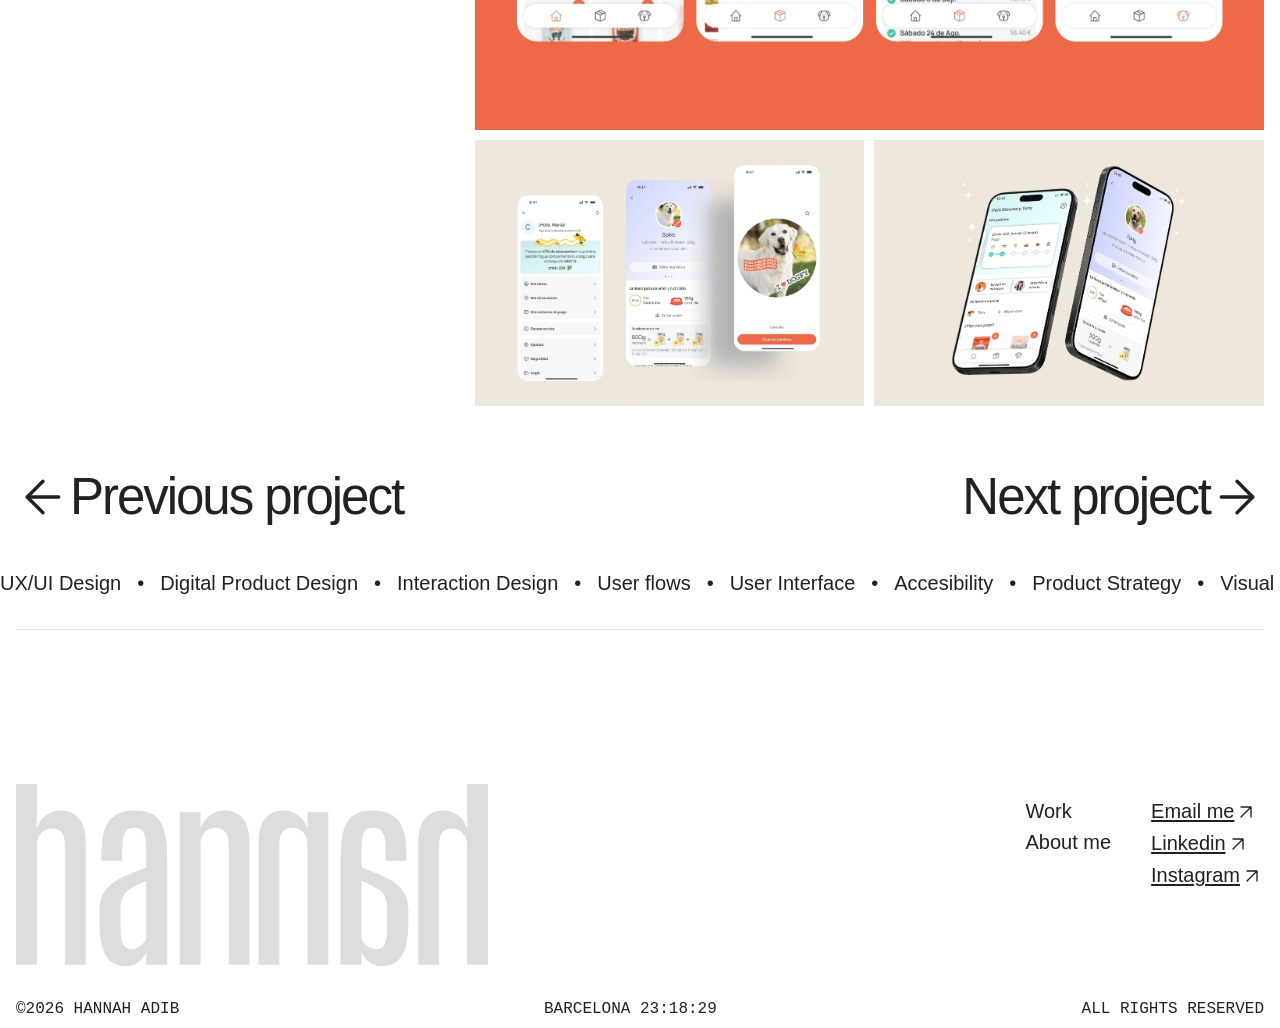
<file: dogfy-diet.html>
<!doctype html>
<html lang="en">
<head>
  <meta charset="utf-8">
  <meta name="viewport" content="width=device-width,initial-scale=1">
  <title>Dogfy Diet · Hannah Adib</title>
  <link rel="icon" href="assets/2a6da.svg" type="image/svg+xml">
  <link rel="stylesheet" href="layout.css">
  <link rel="stylesheet" href="portfolio.css">
  <script defer src="portfolio.js"></script>
</head>
<body>
<header class="site-header"><nav aria-label="Main navigation"><a href="index.html#work">Work</a><a href="about.html">About me</a></nav><a class="brand" href="index.html" aria-label="Hannah Adib, home"><img src="assets/2a6da.svg" alt=""></a><div class="header-actions"><details class="language"><summary>EN<img src="assets/fc2e5.svg" alt=""></summary><span lang="en">English</span></details><a class="contact" href="mailto:adibhannah@gmail.com">Contact<img src="assets/b6d2b.svg" alt=""></a></div></header>
<main>
<article class="case"><div class="case-info"><header class="case-title"><p>Dogfy Diet</p><h1>A simpler way to manage  dog’s food subscription</h1></header><div class="content-stretch flex flex-col items-start relative shrink-0 w-full" style="gap:16px" data-layer="Container">
  <div class="relative shrink-0 w-full whitespace-pre-wrap" style="font-family:var(--body); line-height:0; color:#212121; font-size:13px; letter-spacing:0px">
    <p class="mb-0" style="line-height:normal">Dogfy Diet, Spain's leading natural-cooked dog food subscription service, aimed to re-design and enhance its customer area to improve user experience, increase engagement, and reduce reliance on customer support. Having been using the same platform for over 4 years, it started to feel outdated in looks and functionalities. </p>
    <p class="mb-0" style="line-height:normal">​</p>
    <p style="line-height:normal">User feedback revealed frustrations with scattered action points and a lack of intuitive options, making simple tasks overly complicated. As a result, many customers resorted to contacting customer support, which increased operational costs and created unnecessary friction in the user journey. To address these issues, we embarked on a complete UX/UI redesign, focusing on modernizing the interface and implementing retention strategies to enhance customer satisfaction and engagement.</p>
  </div>
  <div class="content-stretch flex flex-col items-start relative shrink-0 w-full">
    <p class="relative shrink-0 whitespace-nowrap" style="font-family:var(--display); line-height:18.85px; color:#9b9b9b; font-size:14px; letter-spacing:0px">Approach &amp; solution</p>
    <div class="content-stretch flex flex-col items-start relative shrink-0" style="width:490px" data-layer="Container">
      <ul class="block list-disc relative shrink-0" style="font-family:var(--body); line-height:0; color:#212121; font-size:13px; letter-spacing:0px; width:491px">
        <li class="mb-0" style="margin-inline-start:19.5px"><span style="line-height:normal">Visual refresh of the old platform, where users could now adjust portion sizes, swap meal types, and change delivery schedules effortlessly, increasing satisfaction and reducing support tickets.</span></li>
        <li class="mb-0" style="margin-inline-start:19.5px"><span style="line-height:normal">Simplified information architecture, consolidating actions into a single access point, eliminating the confusion of scattered options and focusing on training users to intuitively understand where and how to perform key actions, improving overall self-sufficiency.</span></li>
        <li class="mb-0" style="margin-inline-start:19.5px"><span style="line-height:normal">Easier and more accessible customization. Users can now adjust portion sizes, swap meal plans, and change delivery schedules effortlessly and self-sufficiently, increasing satisfaction and reducing support tickets.</span></li>
        <li style="margin-inline-start:19.5px"><span style="line-height:normal">Optimized mobile experience with future scalability, designing with a mobile-first approach, ensuring the interface was fully responsive and intuitive on smaller screens.</span></li>
      </ul>
    </div>
  </div>
  <div class="content-stretch flex flex-col items-start relative shrink-0 w-full">
    <p class="relative shrink-0 whitespace-nowrap" style="font-family:var(--display); line-height:18.85px; color:#9b9b9b; font-size:14px; letter-spacing:0px">Results</p>
    <div class="content-stretch flex flex-col items-start relative shrink-0" style="width:490px" data-layer="Container">
      <p class="relative shrink-0" style="font-family:var(--body); line-height:normal; color:#212121; font-size:13px; letter-spacing:0px; width:491px">The redesign delivered measurable improvements in user engagement, self-service efficiency, and customer retention. The impact was significant with over 198,200 active subscribers in 6 months</p>
    </div>
  </div>
</div>
<div class="content-stretch flex flex-col items-start relative shrink-0 w-full" style="gap:8px; color:#212121">
  <div class="content-stretch flex items-start overflow-clip relative shrink-0 w-full" style="background:#f9f9f9; gap:21px; padding:5px; border-radius:8px">
    <div class="content-stretch flex items-end min-w-px relative whitespace-nowrap" style="flex:1 0 0; font-family:var(--body); gap:4px; line-height:normal">
      <p class="relative shrink-0" style="font-size:20px">160,484</p>
      <p class="relative shrink-0" style="font-size:16px">users</p>
    </div>
    <div class="flex flex-col justify-end relative self-stretch shrink-0" style="font-family:var(--body); line-height:0; font-size:12px; letter-spacing:0px; width:271px">
      <p style="line-height:normal">navigated the new customer's space dashboard</p>
    </div>
  </div>
  <div class="content-stretch flex items-start relative shrink-0 w-full" style="gap:8px; line-height:normal">
    <div class="content-stretch flex flex-col items-start min-w-px overflow-clip relative self-stretch" style="background:#f9f9f9; flex:1 0 0; gap:21px; padding:5px; border-radius:8px">
      <div class="content-stretch flex items-end relative shrink-0 whitespace-nowrap" style="font-family:var(--body); gap:4px">
        <p class="relative shrink-0" style="font-size:20px">25%</p>
        <p class="relative shrink-0" style="font-size:16px">reduction</p>
      </div>
      <p class="min-w-full relative shrink-0" style="font-family:var(--body); font-size:12px; letter-spacing:0px; width:min-content">In customer support tickets. Fewer users needed assistance with navigation and could manage changes and updates by themselves.</p>
    </div>
    <div class="content-stretch flex flex-col items-start min-w-px overflow-clip relative self-stretch" style="background:#f9f9f9; flex:1 0 0; gap:21px; padding:5px; border-radius:8px">
      <div class="content-stretch flex items-end relative shrink-0 whitespace-nowrap" style="font-family:var(--body); gap:4px">
        <p class="relative shrink-0" style="font-size:20px">12%</p>
        <p class="relative shrink-0" style="font-size:16px">increase</p>
      </div>
      <p class="min-w-full relative shrink-0" style="font-family:var(--body); font-size:12px; letter-spacing:0px; width:min-content">In data updates. More users independently modified and updated their pet's profile, allowing us to provide a better and more tailored plan. </p>
    </div>
    <div class="content-stretch flex flex-col items-start min-w-px overflow-clip relative" style="background:#f9f9f9; flex:1 0 0; gap:21px; padding:5px; border-radius:8px">
      <div class="content-stretch flex items-end relative shrink-0 whitespace-nowrap" style="font-family:var(--body); gap:4px">
        <p class="relative shrink-0" style="font-size:20px">8%</p>
        <p class="relative shrink-0" style="font-size:16px">decrease</p>
      </div>
      <p class="min-w-full relative shrink-0" style="font-family:var(--body); font-size:12px; letter-spacing:0px; width:min-content">In cancellation rates and more realistic cancellation causes: strategic counteroffers and retention prompts successfully encouraged users to stay.</p>
    </div>
  </div>
</div>
<div class="content-stretch flex flex-col items-start relative shrink-0 w-full" style="gap:10px; padding-top:30px" data-layer="Definition List">
  <div class="content-stretch flex items-start relative shrink-0" style="min-height:32px; width:100%" data-layer="Container">
    <div class="content-stretch flex flex-col items-start relative shrink-0" style="width:40%" data-layer="Definition Term">
      <p class="relative shrink-0 whitespace-nowrap" style="font-family:var(--display); color:#212121; letter-spacing:0px">Year</p>
    </div>
    <div class="content-stretch flex items-start min-w-px relative" style="flex:1 0 0" data-layer="Definition Description">
      <p class="relative shrink-0 whitespace-nowrap" style="font-family:var(--body); line-height:normal; color:#9b9b9b; font-size:16px">(2024)</p>
    </div>
  </div>
  <div class="content-stretch flex items-start relative shrink-0" style="min-height:32px; width:100%" data-layer="Container">
    <div class="content-stretch flex flex-col items-start relative shrink-0" style="width:40%" data-layer="Definition Term">
      <p class="relative shrink-0 whitespace-nowrap" style="font-family:var(--display); color:#212121; letter-spacing:0px">Tags</p>
    </div>
    <div class="content-start flex flex-wrap items-start min-w-px relative whitespace-nowrap" style="flex:1 0 0; font-family:var(--body); gap:4px; line-height:normal; color:#9b9b9b; font-size:16px" data-layer="Definition Description">
      <p class="relative shrink-0">(Web design)</p>
      <p class="relative shrink-0">(Pet food)</p>
      <p class="relative shrink-0">(Food &amp; Health)</p>
      <p class="relative shrink-0">(Subscription based)</p>
    </div>
  </div>
  <div class="content-stretch flex items-start relative shrink-0" style="min-height:32px; width:100%" data-layer="Container">
    <div class="content-stretch flex flex-col items-start relative shrink-0" style="width:40%" data-layer="Definition Term">
      <p class="relative shrink-0 whitespace-nowrap" style="font-family:var(--display); color:#212121; letter-spacing:0px">Team</p>
    </div>
    <div class="content-start flex flex-wrap items-start min-w-px relative" style="flex:1 0 0; row-gap:4px" data-layer="Definition Description">
      <p class="relative shrink-0 whitespace-nowrap" style="font-family:var(--body); line-height:normal; color:#9b9b9b; font-size:16px">Dogfy’s design &amp; development team </p>
    </div>
  </div>
  <div class="content-stretch flex items-start relative shrink-0" style="min-height:32px; width:100%" data-layer="Container">
    <div class="content-stretch flex flex-col items-start relative shrink-0" style="width:40%" data-layer="Definition Term">
      <p class="relative shrink-0 whitespace-nowrap" style="font-family:var(--display); color:#212121; letter-spacing:0px">Links</p>
    </div>
    <div class="content-start flex flex-wrap items-start min-w-px relative" style="flex:1 0 0; gap:4px" data-layer="Definition Description">
      <div class="content-stretch flex items-center relative shrink-0" data-layer="button">
        <a class="project-link relative shrink-0 whitespace-nowrap" style="font-family:var(--body); line-height:0; color:#9b9b9b; font-size:16px" href="https://dogfydiet.com/" target="_blank" rel="noopener noreferrer">
          <p class="underline" style="line-height:normal">View project</p>
          <img src="assets/2615c.svg" alt="" loading="lazy">
        </a>
      </div>
      <div class="content-stretch flex items-center relative shrink-0" data-layer="button">
        <a class="project-link relative shrink-0 whitespace-nowrap" style="font-family:var(--body); line-height:0; color:#9b9b9b; font-size:16px" href="https://apps.apple.com/es/app/dogfy-diet/id6743087874" target="_blank" rel="noopener noreferrer">
          <p class="underline" style="line-height:normal">View APP</p>
          <img src="assets/2615c.svg" alt="" loading="lazy">
        </a>
      </div>
    </div>
  </div>
</div></div><div class="case-gallery dogfy-gallery" role="region" aria-label="Dogfy Diet project images"><div class="dogfy-hero overflow-clip relative w-full" role="img" aria-label="Dogfy Diet customer dashboard on desktop and mobile">
  <div class="absolute" style="height:calc(353 * var(--unit)); left:calc(68 * var(--unit)); top:calc(145 * var(--unit)); width:calc(627.862 * var(--unit))">
    <div class="absolute left-0 top-0" style="height:calc(353 * var(--unit)); width:calc(627.862 * var(--unit))" data-layer="Dashboard 1">
      <img class="absolute inset-0 max-w-none object-cover pointer-events-none size-full" src="assets/8e1c8.png" alt="" loading="lazy">
    </div>
    <div class="absolute bg-white" style="height:calc(18.845 * var(--unit)); left:calc(50.87 * var(--unit)); top:calc(34.47 * var(--unit)); width:calc(106.176 * var(--unit))"></div>
    <div class="absolute bg-white" style="height:calc(10.572 * var(--unit)); left:calc(81.2 * var(--unit)); top:calc(9.65 * var(--unit)); width:calc(24.361 * var(--unit))"></div>
    <p class="absolute font-semibold whitespace-nowrap" style="font-family:Manrope,Arial,sans-serif; line-height:normal; left:calc(52.25 * var(--unit)); color:#3d3d3d; font-size:calc(10.572 * var(--unit)); top:calc(38.15 * var(--unit))">Maria y Spike</p>
    <p class="absolute font-normal whitespace-nowrap" style="font-family:Manrope,Arial,sans-serif; line-height:normal; left:calc(83.5 * var(--unit)); color:#3d3d3d; font-size:calc(6.435 * var(--unit)); top:calc(10.11 * var(--unit))">Spike</p>
  </div>
  <img class="dogfy-mobile-dashboard" src="assets/dogfy/dashboard-mobile.png" alt="" width="72" height="145">
</div>
  <img class="dogfy-photo" src="assets/dogfy/delivery-before.webp" alt="Delivery tracking before the redesign" loading="lazy" decoding="async">
  <img class="dogfy-photo" src="assets/dogfy/delivery-after.webp" alt="Redesigned delivery timeline on desktop and mobile" loading="lazy" decoding="async">
  <img class="dogfy-photo" src="assets/dogfy/profile-before.webp" alt="Dog profile before the redesign" loading="lazy" decoding="async">
  <img class="dogfy-photo" src="assets/dogfy/profile-after.webp" alt="Redesigned dog profile and personalised meal plan" loading="lazy" decoding="async">
  <img class="dogfy-photo dogfy-wide" src="assets/dogfy/app-overview.webp" alt="Four app screens showing the dashboard, orders and subscription" loading="lazy" decoding="async">
  <img class="dogfy-photo" src="assets/dogfy/app-profile.webp" alt="Account settings, Spike’s profile and photo editor" loading="lazy" decoding="async">
  <img class="dogfy-photo" src="assets/dogfy/app-mockup.webp" alt="Order tracking and dog profile on two phones" loading="lazy" decoding="async">
</div></article>
<nav class="project-nav" aria-label="Project navigation">
  <a href="deale.html" rel="prev"><img src="assets/arrow-left.svg" width="54" height="54" alt="">Previous project</a>
  <a href="redo.html" rel="next">Next project<img src="assets/arrow-right.svg" width="54" height="54" alt=""></a>
</nav>
<div class="ticker"><div class="ticker-track"><div><span>UX/UI Design</span><span>•</span><span>Digital Product Design</span><span>•</span><span>Interaction Design</span><span>•</span><span>User flows</span><span>•</span><span>User Interface</span><span>•</span><span>Accesibility</span><span>•</span><span>Product Strategy</span><span>•</span><span>Visual Design</span><span>•</span><span>Design Systsems</span><span>•</span><span>Prototyping</span><span>•</span><span>Branding</span><span>•</span></div><div aria-hidden="true"><span>UX/UI Design</span><span>•</span><span>Digital Product Design</span><span>•</span><span>Interaction Design</span><span>•</span><span>User flows</span><span>•</span><span>User Interface</span><span>•</span><span>Accesibility</span><span>•</span><span>Product Strategy</span><span>•</span><span>Visual Design</span><span>•</span><span>Design Systsems</span><span>•</span><span>Prototyping</span><span>•</span><span>Branding</span><span>•</span></div></div></div>
</main>
<footer id="contact"><img class="rule" src="assets/605e0.svg" alt=""><div class="footer-main"><a href="index.html" class="wordmark" aria-label="Hannah Adib, home"><img src="assets/9ad0c.svg" alt="Hannah"></a><nav aria-label="Footer navigation"><a href="index.html#work">Work</a><a href="about.html">About me</a></nav><div class="social"><a href="mailto:adibhannah@gmail.com">Email me<img src="assets/5e59a.svg" alt=""></a><a href="https://www.linkedin.com/in/hannah-adib/">Linkedin<img src="assets/5e59a.svg" alt=""></a><a href="https://www.instagram.com/hannah__adib/">Instagram<img src="assets/5e59a.svg" alt=""></a></div></div><div class="colophon"><span>©2026 HANNAH ADIB</span><span>BARCELONA <time data-clock></time></span><span>ALL RIGHTS RESERVED</span></div></footer>
</body>
</html>
</file>
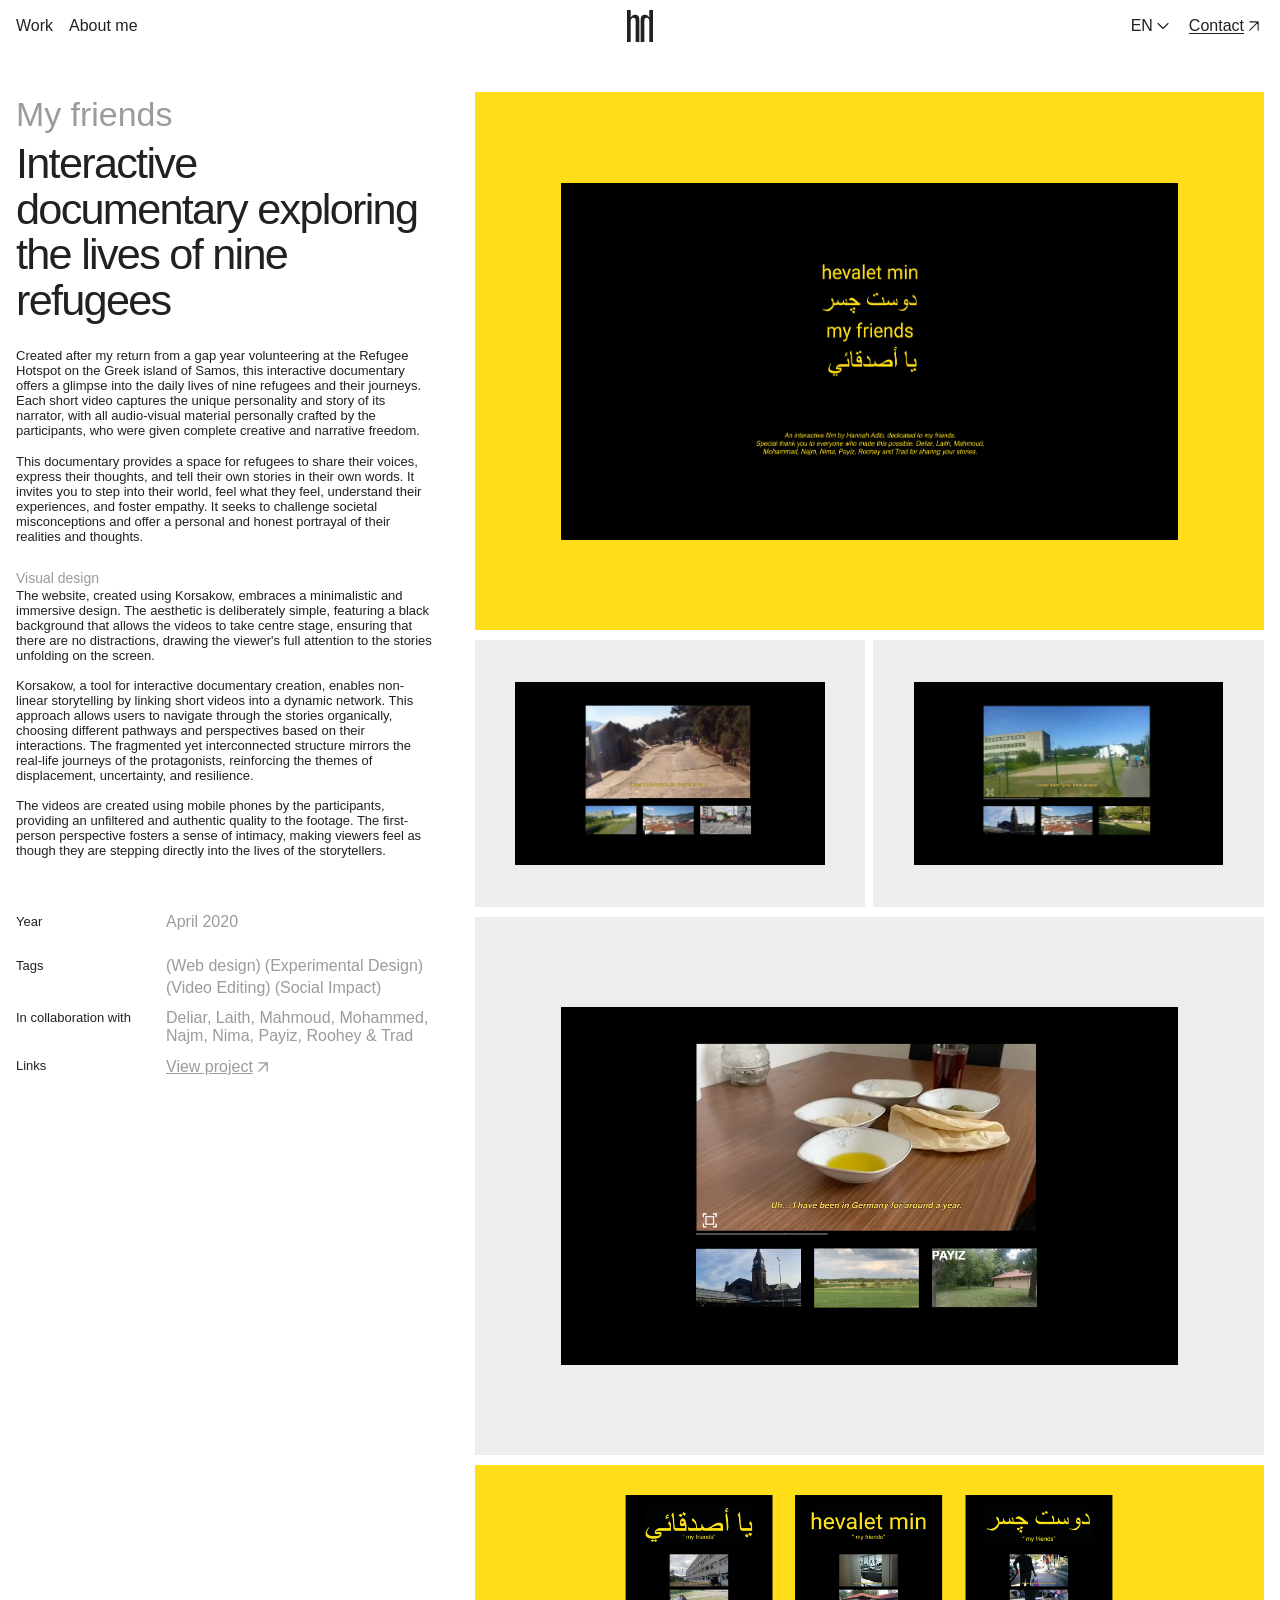
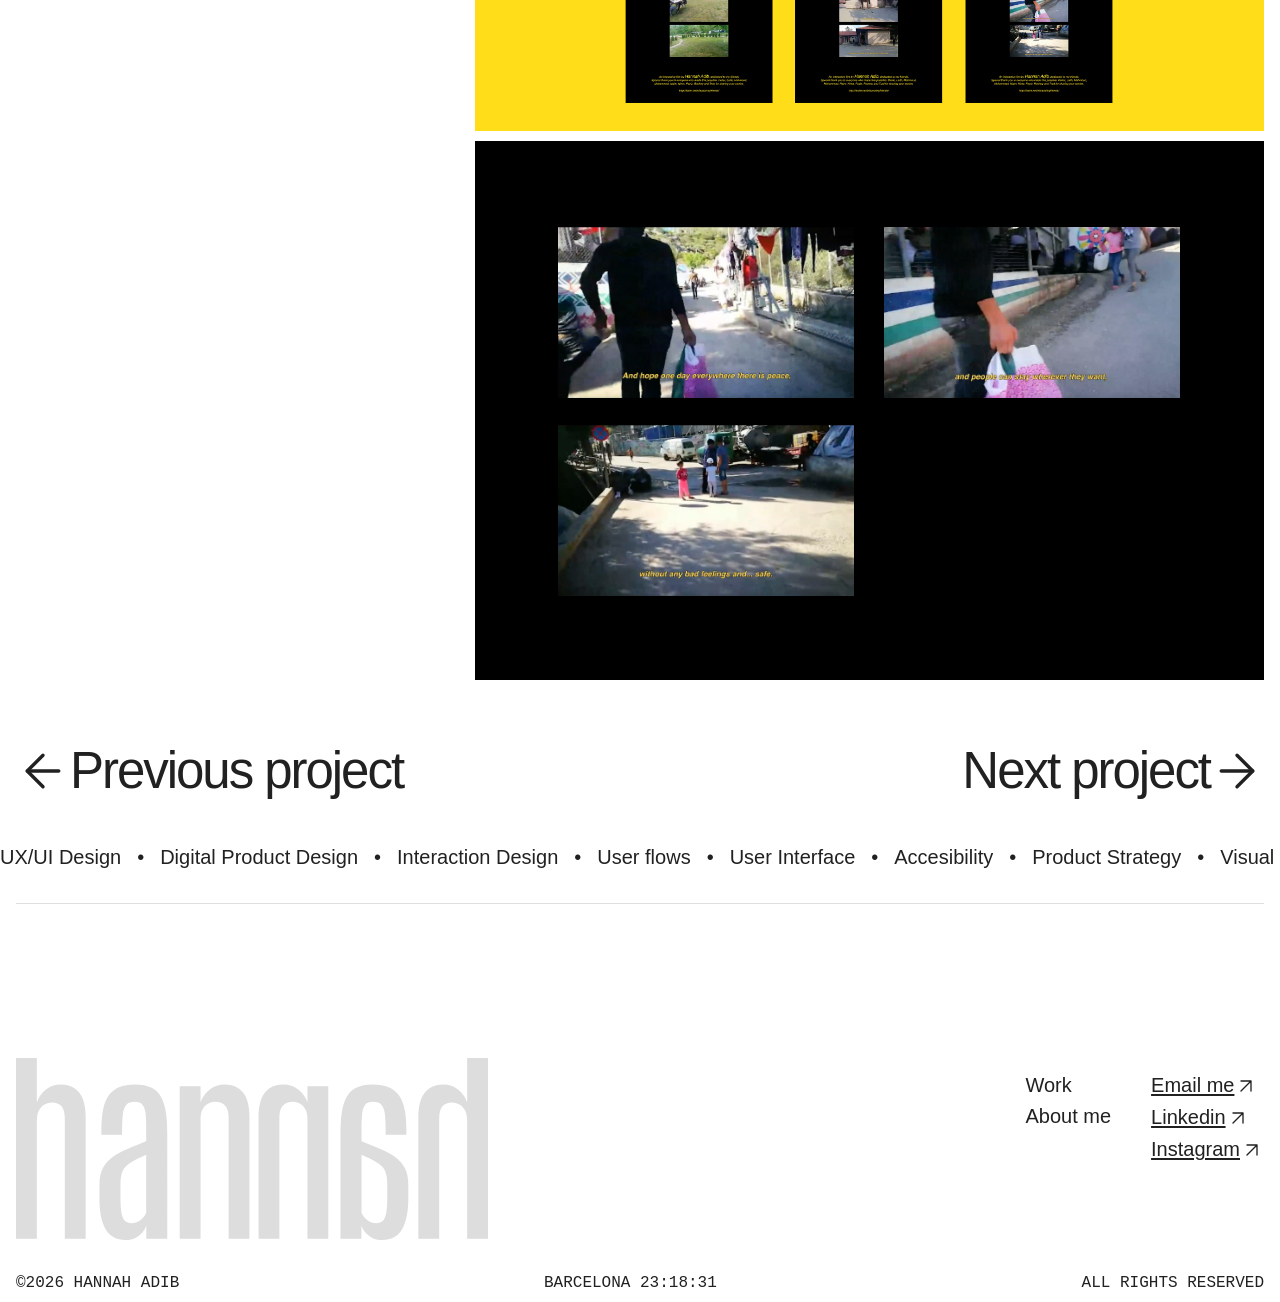
<file: my-friends.html>
<!doctype html>
<html lang="en">
<head>
  <meta charset="utf-8">
  <meta name="viewport" content="width=device-width,initial-scale=1">
  <title>My friends · Hannah Adib</title>
  <link rel="icon" href="assets/2a6da.svg" type="image/svg+xml">
  <link rel="stylesheet" href="layout.css">
  <link rel="stylesheet" href="portfolio.css">
  <script defer src="portfolio.js"></script>
</head>
<body>
<header class="site-header"><nav aria-label="Main navigation"><a href="index.html#work">Work</a><a href="about.html">About me</a></nav><a class="brand" href="index.html" aria-label="Hannah Adib, home"><img src="assets/2a6da.svg" alt=""></a><div class="header-actions"><details class="language"><summary>EN<img src="assets/fc2e5.svg" alt=""></summary><span lang="en">English</span></details><a class="contact" href="mailto:adibhannah@gmail.com">Contact<img src="assets/b6d2b.svg" alt=""></a></div></header>
<main>
<article class="case"><div class="case-info"><header class="case-title"><p>My friends</p><h1>Interactive documentary exploring the lives of nine refugees</h1></header><div class="content-stretch flex flex-col items-start relative shrink-0" style="font-family:var(--body); gap:16px; line-height:normal; color:#212121; font-size:13px; letter-spacing:0px; width:490px" data-layer="Container">
  <p class="relative shrink-0" style="width:491px">Created after my return from a gap year volunteering at the Refugee Hotspot on the Greek island of Samos, this interactive documentary offers a glimpse into the daily lives of nine refugees and their journeys. Each short video captures the unique personality and story of its narrator, with all audio-visual material personally crafted by the participants, who were given complete creative and narrative freedom.</p>
  <p class="relative shrink-0" style="width:491px">This documentary provides a space for refugees to share their voices, express their thoughts, and tell their own stories in their own words. It invites you to step into their world, feel what they feel, understand their experiences, and foster empathy. It seeks to challenge societal misconceptions and offer a personal and honest portrayal of their realities and thoughts.</p>
</div>
<div class="content-stretch flex flex-col items-start relative shrink-0">
  <p class="relative shrink-0 whitespace-nowrap" style="font-family:var(--display); line-height:18.85px; color:#9b9b9b; font-size:14px; letter-spacing:0px">Visual design</p>
  <div class="content-stretch flex flex-col items-start relative shrink-0" style="width:490px" data-layer="Container">
    <div class="relative shrink-0 whitespace-pre-wrap" style="font-family:var(--body); line-height:0; color:#212121; font-size:13px; letter-spacing:0px; width:491px">
      <p class="mb-0" style="line-height:normal">The website, created using Korsakow, embraces a minimalistic and immersive design. The aesthetic is deliberately simple, featuring a black background that allows the videos to take centre stage, ensuring that there are no distractions, drawing the viewer's full attention to the stories unfolding on the screen. </p>
      <p class="mb-0" style="line-height:normal">​</p>
      <p class="mb-0" style="line-height:normal">Korsakow, a tool for interactive documentary creation, enables non-linear storytelling by linking short videos into a dynamic network. This approach allows users to navigate through the stories organically, choosing different pathways and perspectives based on their interactions. The fragmented yet interconnected structure mirrors the real-life journeys of the protagonists, reinforcing the themes of displacement, uncertainty, and resilience.</p>
      <p class="mb-0" style="line-height:normal">​</p>
      <p style="line-height:normal">The videos are created using mobile phones by the participants, providing an unfiltered and authentic quality to the footage. The first-person perspective fosters a sense of intimacy, making viewers feel as though they are stepping directly into the lives of the storytellers. </p>
    </div>
  </div>
</div>
<div class="content-stretch flex flex-col items-start relative shrink-0" style="gap:12px; padding-top:30px; width:493.312px" data-layer="Definition List">
  <div class="content-stretch flex items-start relative shrink-0" style="min-height:32px; width:493.336px" data-layer="Container">
    <div class="content-stretch flex flex-col items-start relative shrink-0" style="width:150px" data-layer="Definition Term">
      <p class="relative shrink-0 whitespace-nowrap" style="font-family:var(--display); color:#212121; letter-spacing:0px">Year</p>
    </div>
    <div class="content-stretch flex items-start min-w-px relative" style="flex:1 0 0" data-layer="Definition Description">
      <p class="relative shrink-0 whitespace-nowrap" style="font-family:var(--body); line-height:normal; color:#9b9b9b; font-size:16px">April 2020</p>
    </div>
  </div>
  <div class="content-stretch flex items-start relative shrink-0" style="min-height:32px; width:493.336px" data-layer="Container">
    <div class="content-stretch flex flex-col items-start relative shrink-0" style="width:150px" data-layer="Definition Term">
      <p class="relative shrink-0 whitespace-nowrap" style="font-family:var(--display); color:#212121; letter-spacing:0px">Tags</p>
    </div>
    <div class="content-start flex flex-wrap items-start min-w-px relative whitespace-nowrap" style="flex:1 0 0; font-family:var(--body); gap:4px; line-height:normal; color:#9b9b9b; font-size:16px" data-layer="Definition Description">
      <p class="relative shrink-0">(Web design)</p>
      <p class="relative shrink-0">(Experimental Design)</p>
      <p class="relative shrink-0">(Video Editing)</p>
      <p class="relative shrink-0">(Social Impact)</p>
    </div>
  </div>
  <div class="content-stretch flex items-start relative shrink-0" style="min-height:32px; width:493.336px" data-layer="Container">
    <div class="content-stretch flex flex-col items-start relative shrink-0" style="width:150px" data-layer="Definition Term">
      <p class="relative shrink-0 whitespace-nowrap" style="font-family:var(--display); color:#212121; letter-spacing:0px">In collaboration with</p>
    </div>
    <div class="content-start flex flex-wrap items-start min-w-px relative" style="flex:1 0 0; row-gap:4px" data-layer="Definition Description">
      <p class="min-w-px relative" style="flex:1 0 0; font-family:var(--body); line-height:normal; color:#9b9b9b; font-size:16px">Deliar, Laith, Mahmoud, Mohammed, Najm, Nima, Payiz, Roohey &amp; Trad</p>
    </div>
  </div>
  <div class="content-stretch flex items-start relative shrink-0" style="min-height:32px; width:493.336px" data-layer="Container">
    <div class="content-stretch flex flex-col items-start relative shrink-0" style="width:150px" data-layer="Definition Term">
      <p class="relative shrink-0 whitespace-nowrap" style="font-family:var(--display); color:#212121; letter-spacing:0px">Links</p>
    </div>
    <div class="content-start flex flex-wrap items-start min-w-px relative" style="flex:1 0 0; row-gap:4px" data-layer="Definition Description">
      <div class="content-stretch flex items-center relative shrink-0" data-layer="button">
        <a class="project-link relative shrink-0 whitespace-nowrap" style="font-family:var(--body); line-height:0; color:#9b9b9b; font-size:16px" href="https://issim.net/elisava/myfriends/" target="_blank" rel="noopener noreferrer">
          <p class="underline" style="line-height:normal">View project</p>
          <img src="assets/2615c.svg" alt="" loading="lazy">
        </a>
      </div>
    </div>
  </div>
</div></div><div class="case-gallery" role="region" aria-label="My friends project images"><div class="overflow-clip relative shrink-0 w-full" style="background:#ffdd19; height:calc(641.828 * var(--unit))" data-layer="Video">
  <div class="absolute" style="height:calc(426 * var(--unit)); left:calc(102 * var(--unit)); top:calc(108 * var(--unit)); width:calc(736 * var(--unit))" data-layer="Captura de pantalla 2025-02-08 a les 10.56.16 1">
    <div class="absolute inset-0 overflow-hidden pointer-events-none">
      <img class="absolute max-w-none" style="height:120.68%; left:-4.05%; top:-11.62%; width:108.25%" src="assets/cd80a.png" alt="" loading="lazy">
    </div>
  </div>
</div>
<div class="content-stretch flex items-center relative shrink-0 w-full" style="gap:calc(10 * var(--unit))">
  <div class="min-w-px overflow-clip relative" style="background:#ededed; flex:1 0 0; height:calc(317.328 * var(--unit))" data-layer="Image">
    <div class="absolute" style="height:calc(219 * var(--unit)); left:calc(48 * var(--unit)); top:calc(49.17 * var(--unit)); width:calc(369 * var(--unit))" data-layer="Captura de pantalla 2025-02-08 a les 10.56.16 1">
      <div class="absolute inset-0 overflow-hidden pointer-events-none">
        <img class="absolute max-w-none" style="height:124.23%; left:-11.72%; top:-12.23%; width:123.01%" src="assets/79cd6.png" alt="" loading="lazy">
      </div>
    </div>
  </div>
  <div class="min-w-px overflow-clip relative" style="background:#ededed; flex:1 0 0; height:calc(317.328 * var(--unit))" data-layer="Image">
    <div class="absolute" style="height:calc(219 * var(--unit)); left:calc(48 * var(--unit)); top:calc(49.17 * var(--unit)); width:calc(369 * var(--unit))" data-layer="Captura de pantalla 2025-02-08 a les 10.56.16 1">
      <div class="absolute inset-0 overflow-hidden pointer-events-none">
        <img class="absolute max-w-none" style="height:125.19%; left:-12.11%; top:-12.79%; width:123.99%" src="assets/eddeb.png" alt="" loading="lazy">
      </div>
    </div>
  </div>
</div>
<div class="overflow-clip relative shrink-0 w-full" style="background:#ededed; height:calc(641.828 * var(--unit))" data-layer="Video">
  <div class="absolute" style="height:calc(426 * var(--unit)); left:calc(102 * var(--unit)); top:calc(108 * var(--unit)); width:calc(736 * var(--unit))" data-layer="Captura de pantalla 2025-02-08 a les 10.56.16 1">
    <div class="absolute inset-0 pointer-events-none">
      <div class="absolute inset-0 overflow-hidden">
        <img class="absolute max-w-none" style="height:120.68%; left:-4.05%; top:-11.62%; width:108.25%" src="assets/cd80a.png" alt="" loading="lazy">
      </div>
      <div class="absolute inset-0 overflow-hidden">
        <img class="absolute max-w-none" style="height:131.53%; left:-13.57%; top:-17.02%; width:127.05%" src="assets/a58b6.png" alt="" loading="lazy">
      </div>
    </div>
  </div>
</div>
<div class="content-stretch flex items-center relative shrink-0 w-full">
  <div class="min-w-px relative" style="flex:1 0 0; height:calc(317.328 * var(--unit))" data-layer="Image">
    <div class="absolute inset-0 pointer-events-none">
      <div class="absolute inset-0" style="background:#ffdd19"></div>
      <div class="absolute inset-0 overflow-hidden">
        <img class="absolute max-w-none" style="height:106.73%; left:16.54%; top:-3.18%; width:66.92%" src="assets/fbeb8.png" alt="" loading="lazy">
      </div>
    </div>
  </div>
</div>
<div class="bg-black overflow-clip relative shrink-0 w-full" style="height:calc(641.828 * var(--unit))" data-layer="Video">
  <div class="absolute grid" style="column-gap:calc(34.97005844116211 * var(--unit)); row-gap:calc(34.97005844116211 * var(--unit)); grid-template-columns:repeat(2,minmax(0,1fr)); grid-template-rows:repeat(2,minmax(0,1fr)); height:calc(438 * var(--unit)); left:calc(99 * var(--unit)); top:calc(101.69 * var(--unit)); width:calc(741.365 * var(--unit))">
    <div class="justify-self-stretch relative shrink-0" style="aspect-ratio:380/220" data-layer="Captura de pantalla 2025-02-08 a les 10.56.16 1">
      <img class="absolute inset-0 max-w-none object-cover pointer-events-none size-full" src="assets/b0d98.png" alt="" loading="lazy">
    </div>
    <div class="justify-self-stretch relative shrink-0" style="aspect-ratio:380/220" data-layer="Captura de pantalla 2025-02-08 a les 10.56.16 2">
      <img class="absolute inset-0 max-w-none object-cover pointer-events-none size-full" src="assets/3bf98.png" alt="" loading="lazy">
    </div>
    <div class="justify-self-stretch relative shrink-0" style="aspect-ratio:380/220" data-layer="Captura de pantalla 2025-02-08 a les 10.56.16 3">
      <img class="absolute inset-0 max-w-none object-cover pointer-events-none size-full" src="assets/3af88.png" alt="" loading="lazy">
    </div>
  </div>
</div></div></article>
<nav class="project-nav" aria-label="Project navigation">
  <a href="redo.html" rel="prev"><img src="assets/arrow-left.svg" width="54" height="54" alt="">Previous project</a>
  <a href="tamr.html" rel="next">Next project<img src="assets/arrow-right.svg" width="54" height="54" alt=""></a>
</nav>
<div class="ticker"><div class="ticker-track"><div><span>UX/UI Design</span><span>•</span><span>Digital Product Design</span><span>•</span><span>Interaction Design</span><span>•</span><span>User flows</span><span>•</span><span>User Interface</span><span>•</span><span>Accesibility</span><span>•</span><span>Product Strategy</span><span>•</span><span>Visual Design</span><span>•</span><span>Design Systsems</span><span>•</span><span>Prototyping</span><span>•</span><span>Branding</span><span>•</span></div><div aria-hidden="true"><span>UX/UI Design</span><span>•</span><span>Digital Product Design</span><span>•</span><span>Interaction Design</span><span>•</span><span>User flows</span><span>•</span><span>User Interface</span><span>•</span><span>Accesibility</span><span>•</span><span>Product Strategy</span><span>•</span><span>Visual Design</span><span>•</span><span>Design Systsems</span><span>•</span><span>Prototyping</span><span>•</span><span>Branding</span><span>•</span></div></div></div>
</main>
<footer id="contact"><img class="rule" src="assets/605e0.svg" alt=""><div class="footer-main"><a href="index.html" class="wordmark" aria-label="Hannah Adib, home"><img src="assets/9ad0c.svg" alt="Hannah"></a><nav aria-label="Footer navigation"><a href="index.html#work">Work</a><a href="about.html">About me</a></nav><div class="social"><a href="mailto:adibhannah@gmail.com">Email me<img src="assets/5e59a.svg" alt=""></a><a href="https://www.linkedin.com/in/hannah-adib/">Linkedin<img src="assets/5e59a.svg" alt=""></a><a href="https://www.instagram.com/hannah__adib/">Instagram<img src="assets/5e59a.svg" alt=""></a></div></div><div class="colophon"><span>©2026 HANNAH ADIB</span><span>BARCELONA <time data-clock></time></span><span>ALL RIGHTS RESERVED</span></div></footer>
</body>
</html>
</file>
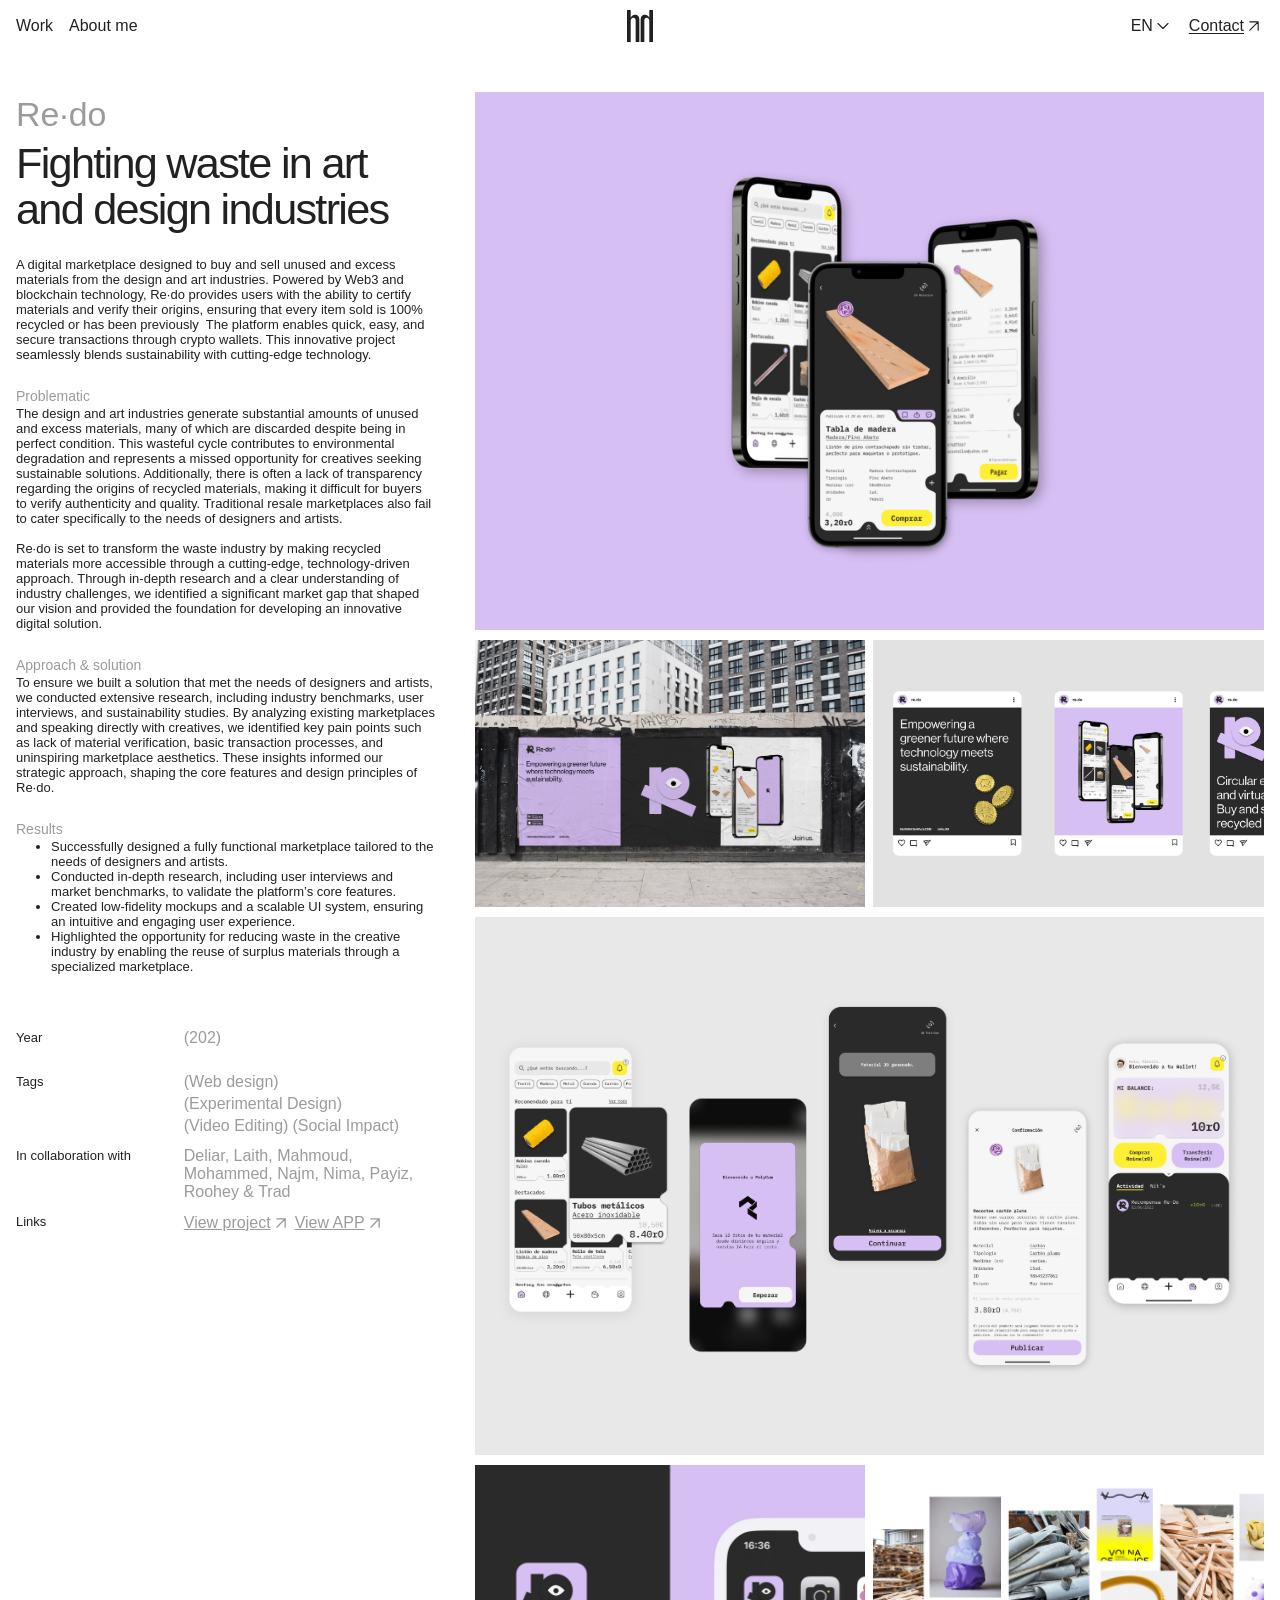
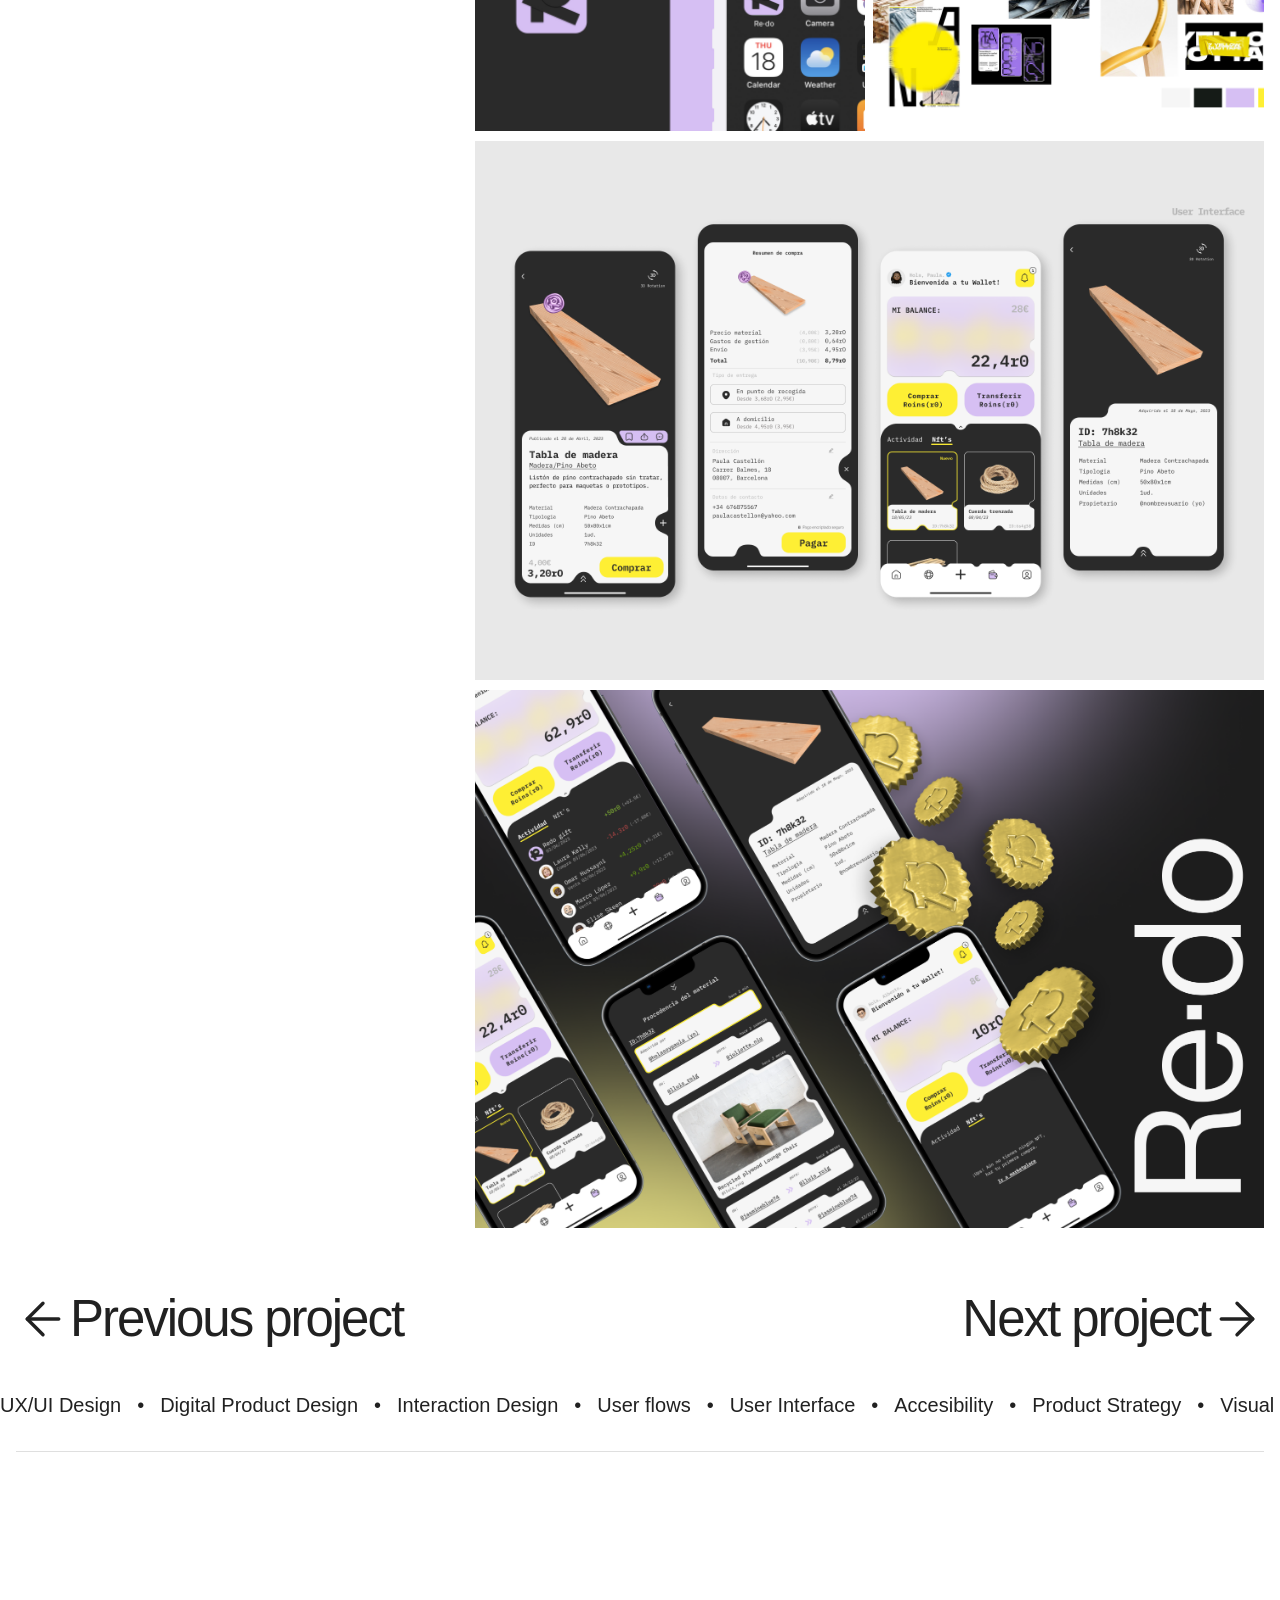
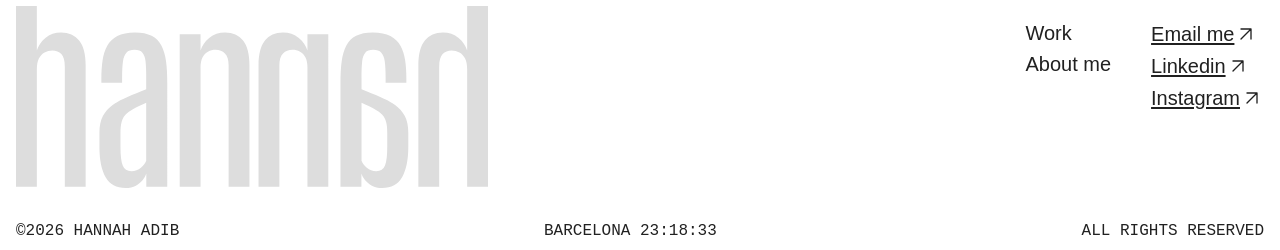
<file: redo.html>
<!doctype html>
<html lang="en">
<head>
  <meta charset="utf-8">
  <meta name="viewport" content="width=device-width,initial-scale=1">
  <title>Re·do · Hannah Adib</title>
  <link rel="icon" href="assets/2a6da.svg" type="image/svg+xml">
  <link rel="stylesheet" href="layout.css">
  <link rel="stylesheet" href="portfolio.css">
  <script defer src="portfolio.js"></script>
</head>
<body>
<header class="site-header"><nav aria-label="Main navigation"><a href="index.html#work">Work</a><a href="about.html">About me</a></nav><a class="brand" href="index.html" aria-label="Hannah Adib, home"><img src="assets/2a6da.svg" alt=""></a><div class="header-actions"><details class="language"><summary>EN<img src="assets/fc2e5.svg" alt=""></summary><span lang="en">English</span></details><a class="contact" href="mailto:adibhannah@gmail.com">Contact<img src="assets/b6d2b.svg" alt=""></a></div></header>
<main>
<article class="case"><div class="case-info"><header class="case-title"><p>Re·do</p><h1>Fighting waste in art and design industries</h1></header><div class="content-stretch flex flex-col items-start relative shrink-0" style="width:490px" data-layer="Container">
  <p class="relative shrink-0 whitespace-pre-wrap" style="font-family:var(--body); line-height:normal; color:#212121; font-size:13px; letter-spacing:0px; width:491px">A digital marketplace designed to buy and sell unused and excess materials from the design and art industries. Powered by Web3 and blockchain technology, Re·do provides users with the ability to certify materials and verify their origins, ensuring that every item sold is 100% recycled or has been previously  The platform enables quick, easy, and secure transactions through crypto wallets. This innovative project seamlessly blends sustainability with cutting-edge technology.</p>
</div>
<div class="content-stretch flex flex-col items-start relative shrink-0">
  <p class="relative shrink-0 whitespace-nowrap" style="font-family:var(--display); line-height:18.85px; color:#9b9b9b; font-size:14px; letter-spacing:0px">Problematic</p>
  <div class="content-stretch flex flex-col items-start relative shrink-0" style="width:490px" data-layer="Container">
    <div class="relative shrink-0 whitespace-pre-wrap" style="font-family:var(--body); line-height:0; color:#212121; font-size:13px; letter-spacing:0px; width:491px">
      <p class="mb-0" style="line-height:normal">The design and art industries generate substantial amounts of unused and excess materials, many of which are discarded despite being in perfect condition. This wasteful cycle contributes to environmental degradation and represents a missed opportunity for creatives seeking sustainable solutions. Additionally, there is often a lack of transparency regarding the origins of recycled materials, making it difficult for buyers to verify authenticity and quality. Traditional resale marketplaces also fail to cater specifically to the needs of designers and artists.</p>
      <p class="mb-0" style="line-height:normal">​</p>
      <p style="line-height:normal">Re·do is set to transform the waste industry by making recycled materials more accessible through a cutting-edge, technology-driven approach. Through in-depth research and a clear understanding of industry challenges, we identified a significant market gap that shaped our vision and provided the foundation for developing an innovative digital solution.</p>
    </div>
  </div>
</div>
<div class="content-stretch flex flex-col items-start relative shrink-0">
  <p class="relative shrink-0 whitespace-nowrap" style="font-family:var(--display); line-height:18.85px; color:#9b9b9b; font-size:14px; letter-spacing:0px">Approach &amp; solution</p>
  <div class="content-stretch flex flex-col items-start relative shrink-0" style="width:490px" data-layer="Container">
    <p class="relative shrink-0" style="font-family:var(--body); line-height:normal; color:#212121; font-size:13px; letter-spacing:0px; width:491px">To ensure we built a solution that met the needs of designers and artists, we conducted extensive research, including industry benchmarks, user interviews, and sustainability studies. By analyzing existing marketplaces and speaking directly with creatives, we identified key pain points such as lack of material verification, basic transaction processes, and uninspiring marketplace aesthetics. These insights informed our strategic approach, shaping the core features and design principles of Re·do.</p>
  </div>
</div>
<div class="content-stretch flex flex-col items-start relative shrink-0">
  <p class="relative shrink-0 whitespace-nowrap" style="font-family:var(--display); line-height:18.85px; color:#9b9b9b; font-size:14px; letter-spacing:0px">Results</p>
  <div class="content-stretch flex flex-col items-start relative shrink-0" style="width:490px" data-layer="Container">
    <ul class="block list-disc relative shrink-0" style="font-family:var(--body); line-height:0; color:#212121; font-size:13px; letter-spacing:0px; width:491px">
      <li class="mb-0" style="margin-inline-start:19.5px"><span style="line-height:normal">Successfully designed a fully functional marketplace tailored to the needs of designers and artists.</span></li>
      <li class="mb-0" style="margin-inline-start:19.5px"><span style="line-height:normal">Conducted in-depth research, including user interviews and market benchmarks, to validate the platform’s core features.</span></li>
      <li class="mb-0" style="margin-inline-start:19.5px"><span style="line-height:normal">Created low-fidelity mockups and a scalable UI system, ensuring an intuitive and engaging user experience.</span></li>
      <li style="margin-inline-start:19.5px"><span style="line-height:normal">Highlighted the opportunity for reducing waste in the creative industry by enabling the reuse of surplus materials through a specialized marketplace.</span></li>
    </ul>
  </div>
</div>
<div class="content-stretch flex flex-col items-start relative shrink-0" style="gap:12px; padding-top:30px; width:100%" data-layer="Definition List">
  <div class="content-stretch flex items-start relative shrink-0" style="min-height:32px; width:100%" data-layer="Container">
    <div class="content-stretch flex flex-col items-start relative shrink-0" style="width:40%" data-layer="Definition Term">
      <p class="relative shrink-0 whitespace-nowrap" style="font-family:var(--display); color:#212121; letter-spacing:0px">Year</p>
    </div>
    <div class="content-stretch flex items-start min-w-px relative" style="flex:1 0 0" data-layer="Definition Description">
      <p class="relative shrink-0 whitespace-nowrap" style="font-family:var(--body); line-height:normal; color:#9b9b9b; font-size:16px">(202)</p>
    </div>
  </div>
  <div class="content-stretch flex items-start relative shrink-0" style="min-height:32px; width:100%" data-layer="Container">
    <div class="content-stretch flex flex-col items-start relative shrink-0" style="width:40%" data-layer="Definition Term">
      <p class="relative shrink-0 whitespace-nowrap" style="font-family:var(--display); color:#212121; letter-spacing:0px">Tags</p>
    </div>
    <div class="content-start flex flex-wrap items-start min-w-px relative whitespace-nowrap" style="flex:1 0 0; font-family:var(--body); gap:4px; line-height:normal; color:#9b9b9b; font-size:16px" data-layer="Definition Description">
      <p class="relative shrink-0">(Web design)</p>
      <p class="relative shrink-0">(Experimental Design)</p>
      <p class="relative shrink-0">(Video Editing)</p>
      <p class="relative shrink-0">(Social Impact)</p>
    </div>
  </div>
  <div class="content-stretch flex items-start relative shrink-0" style="min-height:32px; width:100%" data-layer="Container">
    <div class="content-stretch flex flex-col items-start relative shrink-0" style="width:40%" data-layer="Definition Term">
      <p class="relative shrink-0 whitespace-nowrap" style="font-family:var(--display); color:#212121; letter-spacing:0px">In collaboration with</p>
    </div>
    <div class="content-start flex flex-wrap items-start min-w-px relative" style="flex:1 0 0; row-gap:4px" data-layer="Definition Description">
      <p class="min-w-px relative" style="flex:1 0 0; font-family:var(--body); line-height:normal; color:#9b9b9b; font-size:16px">Deliar, Laith, Mahmoud, Mohammed, Najm, Nima, Payiz, Roohey &amp; Trad</p>
    </div>
  </div>
  <div class="content-stretch flex items-start relative shrink-0" style="min-height:32px; width:100%" data-layer="Container">
    <div class="content-stretch flex flex-col items-start relative shrink-0" style="width:40%" data-layer="Definition Term">
      <p class="relative shrink-0 whitespace-nowrap" style="font-family:var(--display); color:#212121; letter-spacing:0px">Links</p>
    </div>
    <div class="content-start flex flex-wrap items-start min-w-px relative" style="flex:1 0 0; gap:4px" data-layer="Definition Description">
      <div class="content-stretch flex items-center relative shrink-0" data-layer="button">
        <a class="project-link relative shrink-0 whitespace-nowrap" style="font-family:var(--body); line-height:0; color:#9b9b9b; font-size:16px" href="https://dogfydiet.com/" target="_blank" rel="noopener noreferrer">
          <p class="underline" style="line-height:normal">View project</p>
          <img src="assets/2615c.svg" alt="" loading="lazy">
        </a>
      </div>
      <div class="content-stretch flex items-center relative shrink-0" data-layer="button">
        <a class="project-link relative shrink-0 whitespace-nowrap" style="font-family:var(--body); line-height:0; color:#9b9b9b; font-size:16px" href="https://apps.apple.com/es/app/dogfy-diet/id6743087874" target="_blank" rel="noopener noreferrer">
          <p class="underline" style="line-height:normal">View APP</p>
          <img src="assets/2615c.svg" alt="" loading="lazy">
        </a>
      </div>
    </div>
  </div>
</div></div><div class="case-gallery" role="region" aria-label="Re·do project images"><div class="relative shrink-0 w-full" style="height:calc(641.828 * var(--unit))" data-layer="Video">
  <img class="absolute inset-0 max-w-none object-cover pointer-events-none size-full" src="assets/30f41.png" alt="" loading="lazy">
</div>
<div class="content-stretch flex items-center relative shrink-0 w-full" style="gap:calc(10 * var(--unit))">
  <div class="min-w-px relative" style="flex:1 0 0; height:calc(317.328 * var(--unit))" data-layer="Image">
    <img class="absolute inset-0 max-w-none object-cover pointer-events-none size-full" src="assets/ff9bf.png" alt="" loading="lazy">
  </div>
  <div class="min-w-px relative" style="flex:1 0 0; height:calc(317.328 * var(--unit))" data-layer="Image">
    <div class="absolute inset-0 overflow-hidden pointer-events-none">
      <img class="absolute max-w-none" style="height:102.55%; left:-2.18%; top:-1.25%; width:130.06%" src="assets/e74ea.png" alt="" loading="lazy">
    </div>
  </div>
</div>
<div class="relative shrink-0 w-full" style="height:calc(641.828 * var(--unit))" data-layer="Video">
  <img class="absolute inset-0 max-w-none object-cover pointer-events-none size-full" src="assets/44a1e.png" alt="" loading="lazy">
</div>
<div class="content-stretch flex items-center relative shrink-0 w-full" style="gap:calc(10 * var(--unit))">
  <div class="min-w-px relative" style="flex:1 0 0; height:calc(317.328 * var(--unit))" data-layer="Image">
    <img class="absolute inset-0 max-w-none object-cover pointer-events-none size-full" src="assets/c3abd.png" alt="" loading="lazy">
  </div>
  <div class="min-w-px relative" style="flex:1 0 0; height:calc(317.328 * var(--unit))" data-layer="Image">
    <img class="absolute inset-0 max-w-none object-cover pointer-events-none size-full" src="assets/feff7.png" alt="" loading="lazy">
  </div>
</div>
<div class="relative shrink-0 w-full" style="height:calc(641.828 * var(--unit))" data-layer="Video">
  <div class="absolute inset-0 pointer-events-none">
    <div class="absolute inset-0" style="background:#e8e8e8"></div>
    <img class="absolute max-w-none object-contain size-full" src="assets/9f66f.png" alt="" loading="lazy">
  </div>
</div>
<div class="relative shrink-0 w-full" style="height:calc(641.828 * var(--unit))" data-layer="Video">
  <div class="absolute inset-0 overflow-hidden pointer-events-none">
    <img class="absolute h-full max-w-none top-0" style="left:-3.38%; width:103.43%" src="assets/d8b2e.png" alt="" loading="lazy">
  </div>
</div></div></article>
<nav class="project-nav" aria-label="Project navigation">
  <a href="dogfy-diet.html" rel="prev"><img src="assets/arrow-left.svg" width="54" height="54" alt="">Previous project</a>
  <a href="my-friends.html" rel="next">Next project<img src="assets/arrow-right.svg" width="54" height="54" alt=""></a>
</nav>
<div class="ticker"><div class="ticker-track"><div><span>UX/UI Design</span><span>•</span><span>Digital Product Design</span><span>•</span><span>Interaction Design</span><span>•</span><span>User flows</span><span>•</span><span>User Interface</span><span>•</span><span>Accesibility</span><span>•</span><span>Product Strategy</span><span>•</span><span>Visual Design</span><span>•</span><span>Design Systsems</span><span>•</span><span>Prototyping</span><span>•</span><span>Branding</span><span>•</span></div><div aria-hidden="true"><span>UX/UI Design</span><span>•</span><span>Digital Product Design</span><span>•</span><span>Interaction Design</span><span>•</span><span>User flows</span><span>•</span><span>User Interface</span><span>•</span><span>Accesibility</span><span>•</span><span>Product Strategy</span><span>•</span><span>Visual Design</span><span>•</span><span>Design Systsems</span><span>•</span><span>Prototyping</span><span>•</span><span>Branding</span><span>•</span></div></div></div>
</main>
<footer id="contact"><img class="rule" src="assets/605e0.svg" alt=""><div class="footer-main"><a href="index.html" class="wordmark" aria-label="Hannah Adib, home"><img src="assets/9ad0c.svg" alt="Hannah"></a><nav aria-label="Footer navigation"><a href="index.html#work">Work</a><a href="about.html">About me</a></nav><div class="social"><a href="mailto:adibhannah@gmail.com">Email me<img src="assets/5e59a.svg" alt=""></a><a href="https://www.linkedin.com/in/hannah-adib/">Linkedin<img src="assets/5e59a.svg" alt=""></a><a href="https://www.instagram.com/hannah__adib/">Instagram<img src="assets/5e59a.svg" alt=""></a></div></div><div class="colophon"><span>©2026 HANNAH ADIB</span><span>BARCELONA <time data-clock></time></span><span>ALL RIGHTS RESERVED</span></div></footer>
</body>
</html>
</file>
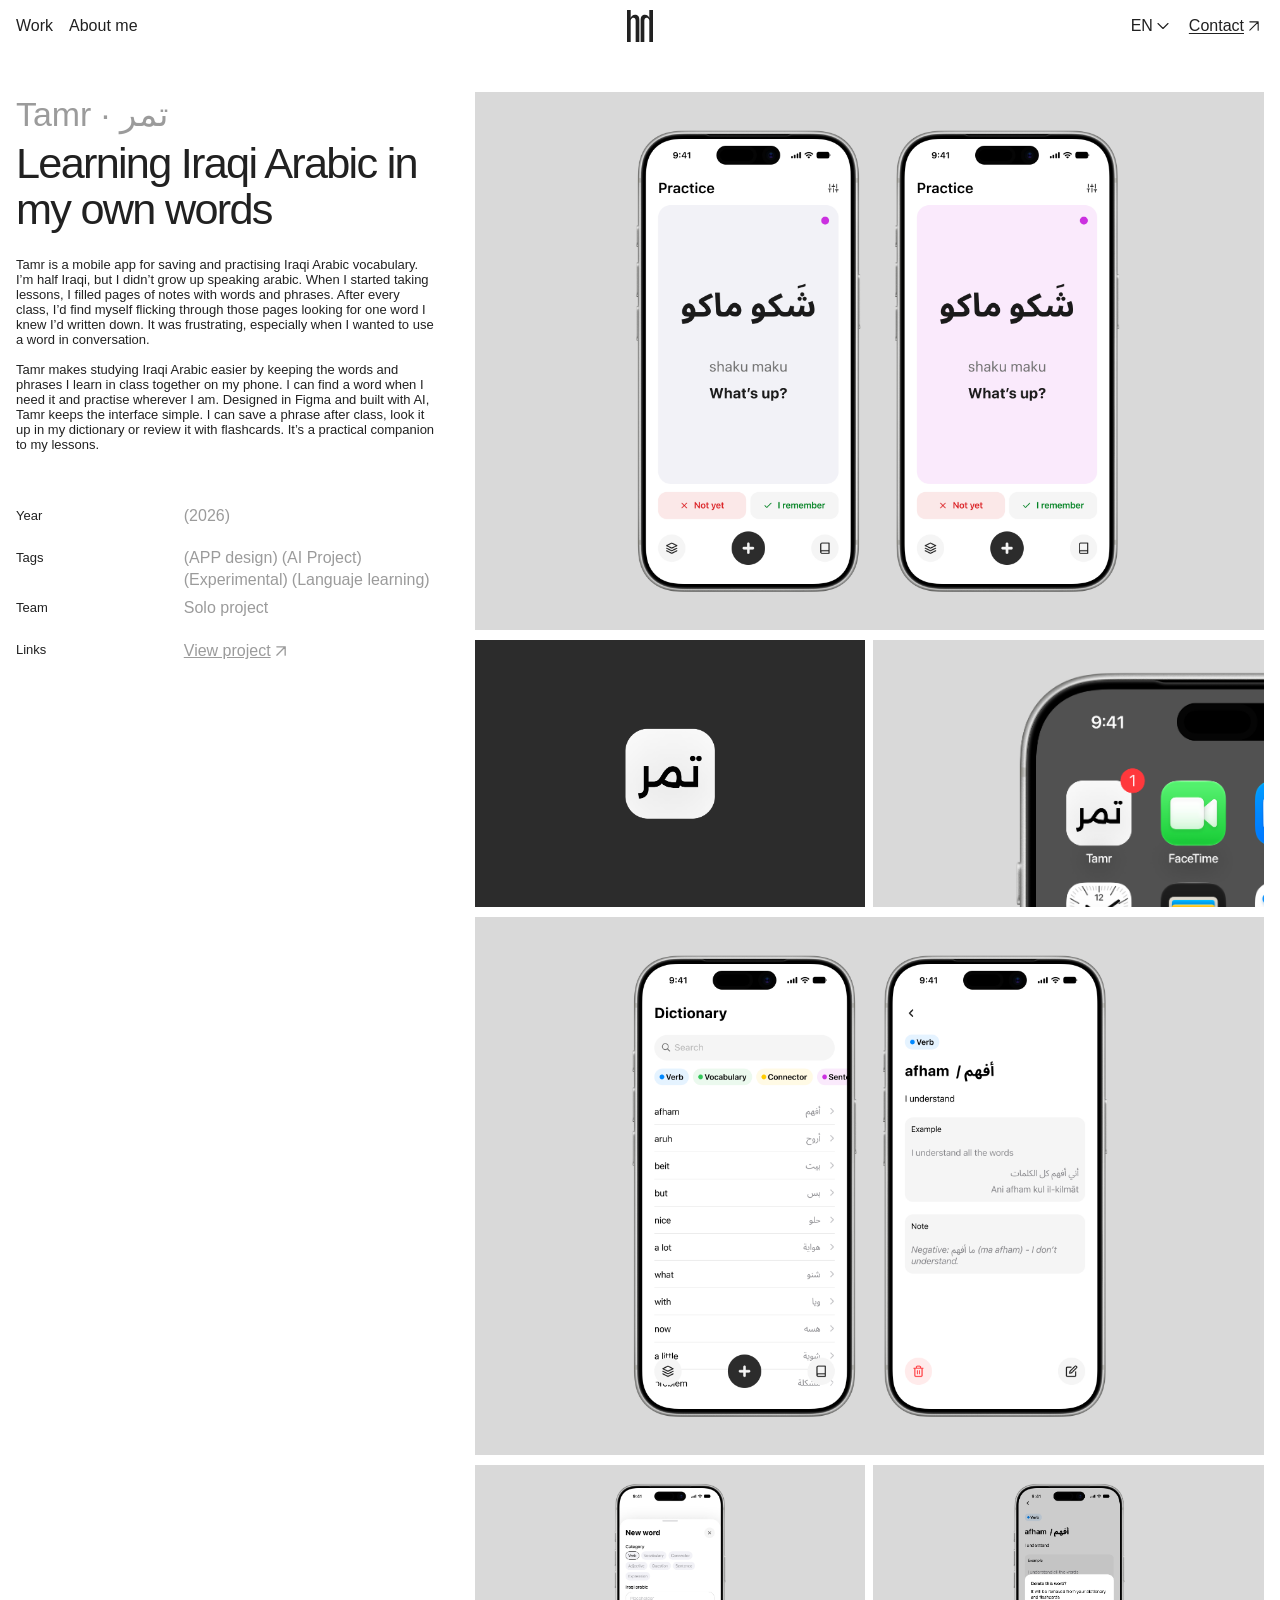
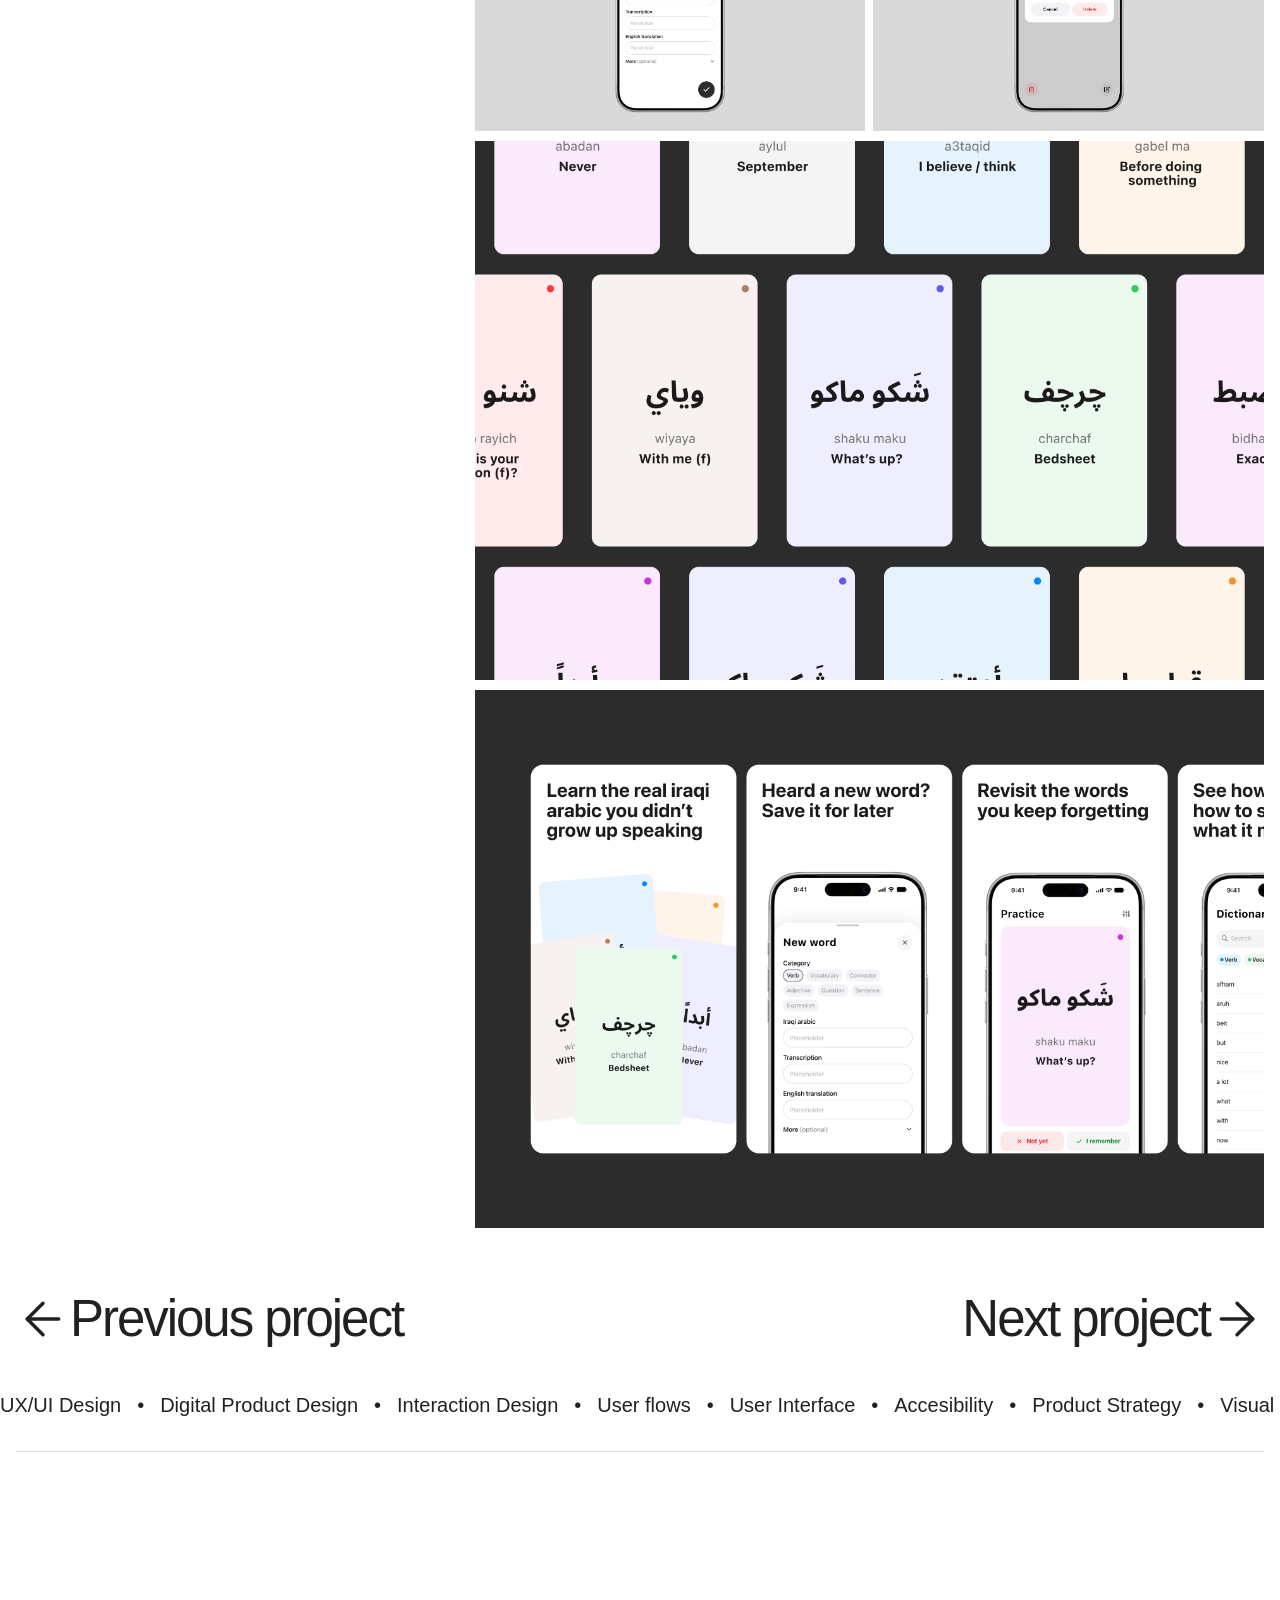
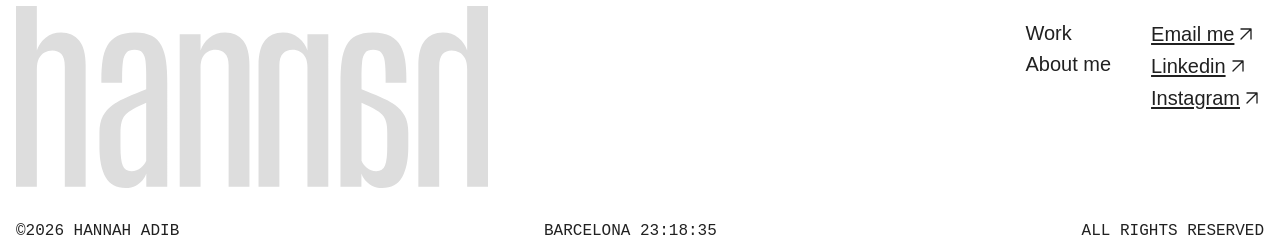
<file: tamr.html>
<!doctype html>
<html lang="en">
<head>
  <meta charset="utf-8">
  <meta name="viewport" content="width=device-width,initial-scale=1">
  <title>Tamr · Hannah Adib</title>
  <link rel="icon" href="assets/2a6da.svg" type="image/svg+xml">
  <link rel="stylesheet" href="layout.css">
  <link rel="stylesheet" href="portfolio.css">
  <script defer src="portfolio.js"></script>
</head>
<body>
<header class="site-header"><nav aria-label="Main navigation"><a href="index.html#work">Work</a><a href="about.html">About me</a></nav><a class="brand" href="index.html" aria-label="Hannah Adib, home"><img src="assets/2a6da.svg" alt=""></a><div class="header-actions"><details class="language"><summary>EN<img src="assets/fc2e5.svg" alt=""></summary><span lang="en">English</span></details><a class="contact" href="mailto:adibhannah@gmail.com">Contact<img src="assets/b6d2b.svg" alt=""></a></div></header>
<main>
<article class="case"><div class="case-info"><header class="case-title"><p>Tamr · تمر</p><h1>Learning Iraqi Arabic in my own words</h1></header><div class="content-stretch flex flex-col items-start relative shrink-0 w-full" data-layer="Container">
  <div class="relative shrink-0 w-full whitespace-pre-wrap" style="font-family:var(--body); line-height:0; color:#212121; font-size:13px; letter-spacing:0px">
    <p class="mb-0" style="line-height:normal">Tamr is a mobile app for saving and practising Iraqi Arabic vocabulary. I’m half Iraqi, but I didn’t grow up speaking arabic. When I started taking lessons, I filled pages of notes with words and phrases. After every class, I’d find myself flicking through those pages looking for one word I knew I’d written down. It was frustrating, especially when I wanted to use a word in conversation.</p>
    <p class="mb-0" style="line-height:normal">​</p>
    <p style="line-height:normal">Tamr makes studying Iraqi Arabic easier by keeping the words and phrases I learn in class together on my phone. I can find a word when I need it and practise wherever I am. Designed in Figma and built with AI, Tamr keeps the interface simple. I can save a phrase after class, look it up in my dictionary or review it with flashcards. It’s a practical companion to my lessons.</p>
  </div>
</div>
<div class="content-stretch flex flex-col items-start relative shrink-0" style="gap:10px; padding-top:30px; width:100%" data-layer="Definition List">
  <div class="content-stretch flex items-start relative shrink-0" style="min-height:32px; width:100%" data-layer="Container">
    <div class="content-stretch flex flex-col items-start relative shrink-0" style="width:40%" data-layer="Definition Term">
      <p class="relative shrink-0 whitespace-nowrap" style="font-family:var(--display); color:#212121; letter-spacing:0px">Year</p>
    </div>
    <div class="content-stretch flex items-start min-w-px relative" style="flex:1 0 0" data-layer="Definition Description">
      <p class="relative shrink-0 whitespace-nowrap" style="font-family:var(--body); line-height:normal; color:#9b9b9b; font-size:16px">(2026)</p>
    </div>
  </div>
  <div class="content-stretch flex items-start relative shrink-0" style="min-height:32px; width:100%" data-layer="Container">
    <div class="content-stretch flex flex-col items-start relative shrink-0" style="width:40%" data-layer="Definition Term">
      <p class="relative shrink-0 whitespace-nowrap" style="font-family:var(--display); color:#212121; letter-spacing:0px">Tags</p>
    </div>
    <div class="content-start flex flex-wrap items-start min-w-px relative whitespace-nowrap" style="flex:1 0 0; font-family:var(--body); gap:4px; line-height:normal; color:#9b9b9b; font-size:16px" data-layer="Definition Description">
      <p class="relative shrink-0">(APP design)</p>
      <p class="relative shrink-0">(AI Project)</p>
      <p class="relative shrink-0">(Experimental)</p>
      <p class="relative shrink-0">(Languaje learning)</p>
    </div>
  </div>
  <div class="content-stretch flex items-start relative shrink-0" style="min-height:32px; width:100%" data-layer="Container">
    <div class="content-stretch flex flex-col items-start relative shrink-0" style="width:40%" data-layer="Definition Term">
      <p class="relative shrink-0 whitespace-nowrap" style="font-family:var(--display); color:#212121; letter-spacing:0px">Team</p>
    </div>
    <div class="content-start flex flex-wrap items-start min-w-px relative" style="flex:1 0 0; row-gap:4px" data-layer="Definition Description">
      <p class="relative shrink-0 whitespace-nowrap" style="font-family:var(--body); line-height:normal; color:#9b9b9b; font-size:16px">Solo project</p>
    </div>
  </div>
  <div class="content-stretch flex items-start relative shrink-0" style="min-height:32px; width:100%" data-layer="Container">
    <div class="content-stretch flex flex-col items-start relative shrink-0" style="width:40%" data-layer="Definition Term">
      <p class="relative shrink-0 whitespace-nowrap" style="font-family:var(--display); color:#212121; letter-spacing:0px">Links</p>
    </div>
    <div class="content-start flex flex-wrap items-start min-w-px relative" style="flex:1 0 0; row-gap:4px" data-layer="Definition Description">
      <div class="content-stretch flex items-center relative shrink-0" data-layer="button">
        <a class="project-link relative shrink-0 whitespace-nowrap" style="font-family:var(--body); line-height:0; color:#9b9b9b; font-size:16px" href="https://tamr.anasdeld.chatgpt.site/" target="_blank" rel="noopener noreferrer">
          <p class="underline" style="line-height:normal">View project</p>
          <img src="assets/2615c.svg" alt="" loading="lazy">
        </a>
      </div>
    </div>
  </div>
</div></div><div class="case-gallery" role="region" aria-label="Tamr project images"><div class="relative shrink-0 w-full" style="height:calc(641.828 * var(--unit))" data-layer="Video">
  <img class="absolute inset-0 max-w-none object-cover pointer-events-none size-full" src="assets/e5500.png" alt="" loading="lazy">
</div>
<div class="content-stretch flex items-center relative shrink-0 w-full" style="gap:calc(10 * var(--unit))">
  <div class="min-w-px relative" style="flex:1 0 0; height:calc(317.328 * var(--unit))" data-layer="Image">
    <img class="absolute inset-0 max-w-none object-cover pointer-events-none size-full" src="assets/ad54d.png" alt="" loading="lazy">
  </div>
  <div class="min-w-px relative" style="flex:1 0 0; height:calc(317.328 * var(--unit))" data-layer="Image">
    <div class="absolute inset-0 overflow-hidden pointer-events-none">
      <img class="absolute max-w-none" style="height:130.14%; left:-33.38%; top:-5.21%; width:133.48%" src="assets/302d4.png" alt="" loading="lazy">
    </div>
  </div>
</div>
<div class="relative shrink-0 w-full" style="height:calc(641.828 * var(--unit))" data-layer="Video">
  <img class="absolute inset-0 max-w-none object-cover pointer-events-none size-full" src="assets/f42c6.png" alt="" loading="lazy">
</div>
<div class="content-stretch flex items-center relative shrink-0 w-full" style="gap:calc(10 * var(--unit))">
  <div class="min-w-px relative" style="flex:1 0 0; height:calc(317.328 * var(--unit))" data-layer="Image">
    <img class="absolute inset-0 max-w-none object-cover pointer-events-none size-full" src="assets/6051a.png" alt="" loading="lazy">
  </div>
  <div class="min-w-px relative" style="flex:1 0 0; height:calc(317.328 * var(--unit))" data-layer="Image">
    <img class="absolute inset-0 max-w-none object-cover pointer-events-none size-full" src="assets/23f11.png" alt="" loading="lazy">
  </div>
</div>
<div class="relative shrink-0 w-full" style="height:calc(641.828 * var(--unit))" data-layer="Video">
  <img class="absolute inset-0 max-w-none object-cover pointer-events-none size-full" src="assets/ad4de.png" alt="" loading="lazy">
</div>
<div class="relative shrink-0 w-full" style="height:calc(641.828 * var(--unit))" data-layer="Video">
  <img class="absolute inset-0 max-w-none object-cover pointer-events-none size-full" src="assets/c744b.png" alt="" loading="lazy">
</div></div></article>
<nav class="project-nav" aria-label="Project navigation">
  <a href="my-friends.html" rel="prev"><img src="assets/arrow-left.svg" width="54" height="54" alt="">Previous project</a>
  <a href="deale.html" rel="next">Next project<img src="assets/arrow-right.svg" width="54" height="54" alt=""></a>
</nav>
<div class="ticker"><div class="ticker-track"><div><span>UX/UI Design</span><span>•</span><span>Digital Product Design</span><span>•</span><span>Interaction Design</span><span>•</span><span>User flows</span><span>•</span><span>User Interface</span><span>•</span><span>Accesibility</span><span>•</span><span>Product Strategy</span><span>•</span><span>Visual Design</span><span>•</span><span>Design Systsems</span><span>•</span><span>Prototyping</span><span>•</span><span>Branding</span><span>•</span></div><div aria-hidden="true"><span>UX/UI Design</span><span>•</span><span>Digital Product Design</span><span>•</span><span>Interaction Design</span><span>•</span><span>User flows</span><span>•</span><span>User Interface</span><span>•</span><span>Accesibility</span><span>•</span><span>Product Strategy</span><span>•</span><span>Visual Design</span><span>•</span><span>Design Systsems</span><span>•</span><span>Prototyping</span><span>•</span><span>Branding</span><span>•</span></div></div></div>
</main>
<footer id="contact"><img class="rule" src="assets/605e0.svg" alt=""><div class="footer-main"><a href="index.html" class="wordmark" aria-label="Hannah Adib, home"><img src="assets/9ad0c.svg" alt="Hannah"></a><nav aria-label="Footer navigation"><a href="index.html#work">Work</a><a href="about.html">About me</a></nav><div class="social"><a href="mailto:adibhannah@gmail.com">Email me<img src="assets/5e59a.svg" alt=""></a><a href="https://www.linkedin.com/in/hannah-adib/">Linkedin<img src="assets/5e59a.svg" alt=""></a><a href="https://www.instagram.com/hannah__adib/">Instagram<img src="assets/5e59a.svg" alt=""></a></div></div><div class="colophon"><span>©2026 HANNAH ADIB</span><span>BARCELONA <time data-clock></time></span><span>ALL RIGHTS RESERVED</span></div></footer>
</body>
</html>
</file>
<file: layout.css>
.absolute { position:absolute; }
.bg-black { background:black; }
.bg-white { background:white; }
.block { display:block; }
.content-start { align-content:flex-start; }
.content-stretch { align-content:stretch; }
.flex { display:flex; }
.flex-col { flex-direction:column; }
.flex-wrap { flex-wrap:wrap; }
.font-normal { font-weight:400; }
.font-semibold { font-weight:600; }
.grid { display:grid; }
.h-0 { height:0; }
.h-full { height:100%; }
.inset-0 { inset:0; }
.items-center { align-items:center; }
.items-end { align-items:flex-end; }
.items-start { align-items:flex-start; }
.justify-end { justify-content:flex-end; }
.justify-self-stretch { justify-self:stretch; }
.left-0 { left:0; }
.list-disc { list-style:disc; }
.max-w-none { max-width:none; }
.mb-0 { margin-bottom:0; }
.min-w-full { min-width:100%; }
.min-w-px { min-width:0; }
.object-bottom { object-position:bottom; }
.object-contain { object-fit:contain; }
.object-cover { object-fit:cover; }
.overflow-clip { overflow:clip; }
.overflow-hidden { overflow:hidden; }
.pointer-events-none { pointer-events:none; }
.relative { position:relative; }
.self-stretch { align-self:stretch; }
.shrink-0 { flex-shrink:0; }
.size-full { width:100%; height:100%; }
.text-white { color:white; }
.top-0 { top:0; }
.underline { text-decoration:underline; }
.w-full { width:100%; }
.whitespace-nowrap { white-space:nowrap; }
.whitespace-pre-wrap { white-space:pre-wrap; }
</file>
<file: portfolio.css>
@font-face {
  font-family: Portfolio Text;
  src: local("NHaasGroteskTXPro-55Rg"), local("Neue Haas Grotesk Text Pro 55 Roman");
}
@font-face {
  font-family: Portfolio Display;
  src: local("NeueHaasDisplay-Roman"), local("Neue Haas Grotesk Display Pro 55 Roman"), local("Neue Haas Grotesk Display Pro Roman");
}
@font-face {
  font-family: Portfolio Mono;
  src: local("PPNeueMachina-InktrapRegular"), local("PP Neue Machina Inktrap Regular");
}
:root {
  --body: "Portfolio Text", "Helvetica Neue", Arial, sans-serif;
  --display: "Portfolio Display", "Helvetica Neue", Arial, sans-serif;
  --mono: "Portfolio Mono", "Courier New", monospace;
  --paper: #fff;
  --ink: #212121;
  --muted: #9b9b9b;
  --gutter: 16px;
}
* { box-sizing: border-box; }
html { scroll-padding-top: 52px; }
body { margin: 0; background: var(--paper); color: var(--ink); font-family: var(--body); font-size: 16px; }
.dark { --paper: #212121; --ink: #fff; }
p, h1, h2, ul { margin: 0; }
h1, h2 { font-weight: 400; }
ul { padding-inline-start: 1.2em; }
a { color: inherit; text-decoration: none; }
a:focus-visible, summary:focus-visible, [tabindex]:focus-visible { outline: 2px solid #667ed2; outline-offset: 3px; }
nav a:hover, .project-card:hover h2 { text-decoration: underline; text-underline-offset: 3px; }
.site-header {
  display: grid; grid-template-columns: 1fr auto 1fr; align-items: center;
  padding: 10px var(--gutter); gap: 10px; position: sticky; top: 0;
  z-index: 10; background: var(--paper); font-size: 16px;
}
.site-header nav, .header-actions { display: flex; align-items: center; gap: 16px; }
.header-actions { justify-content: flex-end; }
.brand, .brand img { display: block; width: 25.92px; height: 32px; }
.contact, .language summary, .social a, .project-link { display: inline-flex; align-items: center; }
.contact, .social a { text-decoration: underline; text-underline-offset: 2px; }
.header-actions img, .project-link img { width: 1.25em; height: 1.25em; flex: none; }
.language { position: relative; }
.language summary { cursor: pointer; list-style: none; }
.language summary::-webkit-details-marker { display: none; }
.language[open] summary img { transform: rotate(180deg); }
.language > span { position: absolute; right: 0; top: 100%; background: var(--paper); padding: 8px 12px; border: 1px solid #aaa5; }
.intro {
  display: flex; align-items: flex-end; justify-content: space-between; gap: clamp(24px, 7.94vw, 120px);
  min-height: 592px; padding: 40px var(--gutter);
}
.intro h1, .bio-copy { font: 400 clamp(32px, 3.05vw, 46px)/1.16413 var(--display); letter-spacing: -.02174em; }
.intro h1 { flex: 1; min-width: 0; }
.intro h1 a { color: #405cba; }
.intro h1 a:hover { text-decoration: underline; }
.greeting { display: flex; align-items: center; height: 1lh; perspective: 8em; perspective-origin: left center; color: var(--muted); }
.greeting-word { display: inline-block; }
.greeting-label { position: absolute; width: 1px; height: 1px; overflow: hidden; clip-path: inset(50%); white-space: nowrap; }
.intro > img { width: clamp(80px, 8.68vw, 131.22px); height: auto; }
.work-grid {
  display: grid; grid-template-columns: repeat(3,minmax(0,1fr));
  gap: 12px; padding: var(--gutter);
}
.project-card { display: block; padding-bottom: 8px; }
.cover { container-type: inline-size; overflow: hidden; aspect-ratio: 485.333 / 368; }
.cover > div { --unit: calc(100cqw / 485.333); }
.tamr-cover { display: block; width: 100%; height: 100%; }
@media (prefers-reduced-motion: no-preference) {
  .project-card .cover > * { transition: transform 320ms ease-out; }
  .project-card:focus-visible .cover > * { transform: scale(1.035); }
}
@media (hover: hover) and (prefers-reduced-motion: no-preference) {
  .project-card:hover .cover > * { transform: scale(1.035); }
}
.caption { display: flex; flex-wrap: wrap; justify-content: space-between; align-items: baseline; gap: 3px 12px; padding-top: 12px; }
.caption h2, .about .project-link { font-size: 20px; }
.coming-soon { display: grid; place-items: center; height: 100%; color: var(--muted); font-size: 16px; }
.caption > div { display: flex; flex-wrap: wrap; align-items: baseline; gap: 4px; color: var(--muted); }
.caption span { white-space: nowrap; }
.ticker { overflow: hidden; padding: 24px 0; font-size: 20px; }
.ticker-track, .ticker-track > div { display: flex; width: max-content; }
.ticker-track { animation: marquee 45s linear infinite; }
.ticker-track > div { gap: 16px; padding-right: 16px; }
@keyframes marquee { to { transform: translateX(-50%); } }
footer { padding: 10px var(--gutter); display: grid; gap: 10px; }
.rule { display: block; width: 100%; height: 1px; }
.footer-main { display: flex; align-items: flex-start; gap: 40px; padding: 144px 0 24px; font-size: 20px; }
.wordmark { margin-right: auto; width: min(472px, 46%); }
.wordmark img { display: block; width: 100%; height: auto; }
.footer-main nav, .social { padding-top: 16px; display: flex; flex-direction: column; align-items: flex-start; gap: 8px; }
.social img { width: 1.2em; height: 1.2em; flex: none; }
.colophon { display: flex; justify-content: space-between; gap: 12px; font: 16px var(--mono); }
.case { display: grid; grid-template-columns: minmax(0, 33.78fr) minmax(0, 63.51fr); align-items: start; gap: 40px; padding: 40px var(--gutter); }
.case-info { display: flex; flex-direction: column; align-items: flex-start; gap: 25px; min-width: 0; }
.case-info *, .about [data-layer="Definition List"], .about [data-layer="Definition List"] * { max-width: 100%; }
[data-layer="Definition Term"] p { font-size: 13px; line-height: 18.85px; white-space: normal; overflow-wrap: anywhere; }
.case-info [data-layer="Definition Description"] p { white-space: normal; }
.case-copy { font-size: 13px; line-height: normal; }
.case-copy p + p { margin-top: 1lh; }
.case-copy h2 { font: 14px/18.85px var(--display); color: var(--muted); }
.case-title { font-family: var(--display); }
.case-title p, .collection h2 { font: 400 clamp(30px,2.65vw,40px)/1.34 var(--display); }
.bio h1 { font: 400 clamp(32px,2.65vw,40px)/1.33875 var(--display); }
.case-title p, .collection h2 { color: var(--muted); }
.case-title h1 { font: 400 clamp(35px,3.38vw,51px)/1.05 var(--display); letter-spacing: -.04em; margin-top: 4px; }
.case-gallery { container-type: inline-size; display: grid; gap: 10px; min-width: 0; align-content: start; }
.case-gallery > * { --unit: calc(100cqw / 940); }
.dogfy-gallery { grid-template-columns: repeat(2, minmax(0, 1fr)); }
.dogfy-hero, .dogfy-wide { grid-column: 1 / -1; }
.dogfy-hero { aspect-ratio: 940 / 641.828; background: #ef6948; }
.dogfy-mobile-dashboard { position: absolute; left: 76.1%; bottom: 22.4%; width: 15.3%; height: auto; }
.dogfy-photo { display: block; width: 100%; aspect-ratio: 465 / 317.328; object-fit: cover; }
.dogfy-wide { aspect-ratio: 940 / 641.828; }
.project-nav {
  display: flex;
  align-items: center;
  justify-content: space-between;
  gap: 12px;
  padding: 24px var(--gutter);
  font: 400 51px/1.05 var(--display);
  letter-spacing: -.04em;
}
.project-nav a { display: inline-flex; align-items: center; min-height: 44px; }
.project-nav img { width: 54px; height: 54px; flex: none; }
.about { padding: 0 var(--gutter) 120px; display: flex; flex-direction: column; align-items: flex-start; gap: 24px; }
.bio {
  display: grid;
  grid-template-columns: minmax(0, 1fr) min(20%, 222px);
  grid-template-areas: "title portrait" "copy portrait";
  gap: 4px 24px;
  align-items: start;
  width: 100%;
  padding-block: 40px;
}
.bio h1 { grid-area: title; }
.bio-copy { grid-area: copy; color: var(--muted); }
.bio-copy p + p { margin-top: 1lh; }
.bio-portrait { grid-area: portrait; display: block; width: 100%; height: auto; }
.collection header { padding: 10px var(--gutter) 0; }
.collection header p { font-size: 18px; max-width: 491px; margin: 4px 0 0; }
.photo-strip { display: flex; gap: 12px; overflow-x: auto; padding: 16px; scroll-snap-type: x proximity; }
.photo { container-type: inline-size; flex: 0 0 min(440px,82vw); scroll-snap-align: center; overflow: hidden; }
.photo > div { --unit: calc(100cqw / 440); }
@media (min-width: 900px) {
  .case-info { position: sticky; top: 68px; }
}
@media (max-width: 1050px) {
  .work-grid { grid-template-columns: repeat(2,minmax(0,1fr)); }
  .case { gap: 24px; grid-template-columns: minmax(0, 2fr) minmax(0, 3fr); }
}
@media (max-width: 700px) {
  :root { --gutter: 14px; }
  .site-header { font-size: 14px; }
  .site-header nav, .header-actions { gap: 10px; }
  .site-header nav a { white-space: nowrap; }
  .intro { min-height: 390px; flex-direction: column-reverse; justify-content: end; align-items: flex-start; gap: 26px; padding: 42px var(--gutter) 28px; }
  .intro > img { width: 54px; align-self: flex-end; }
  .intro h1 { max-width: none; }
  .work-grid { grid-template-columns: 1fr; gap: 18px; }
  .caption { gap: 4px 12px; }
  .caption > div { font-size: 14px; }
  .case { display: flex; flex-direction: column; padding-block: 24px; }
  .case-info, .case-gallery { width: 100%; }
  .project-nav { font-size: clamp(20px, 5.4vw, 36px); padding-block: 12px; }
  .project-nav img { width: 1.06em; height: 1.06em; }
  .case-info [data-layer="Definition Term"], .about [data-layer="Definition Term"] { width: 32% !important; }
  .bio {
    grid-template-columns: minmax(0, 1fr) min(28%, 120px);
    grid-template-areas: "title portrait" "copy copy";
    gap: 24px 16px;
    padding-block: 24px;
  }
  .about { padding-bottom: 48px; }
  .footer-main { gap: 18px; flex-wrap: wrap; padding-block: 22px; }
  .wordmark { width: 100%; }
  .wordmark img { width: min(280px,80%); }
  .footer-main nav, .social { padding: 0; font-size: 16px; }
  .colophon { flex-wrap: wrap; font-size: 11px; }
}
@media (max-width: 340px) {
  .site-header { grid-template-columns: 1fr auto; }
  .brand { grid-column: 1 / -1; grid-row: 1; justify-self: center; }
  .site-header nav { grid-column: 1; }
  html { scroll-padding-top: 82px; }
}
@media (prefers-reduced-motion: reduce) {
  .ticker-track { animation: none; }
}
</file>
